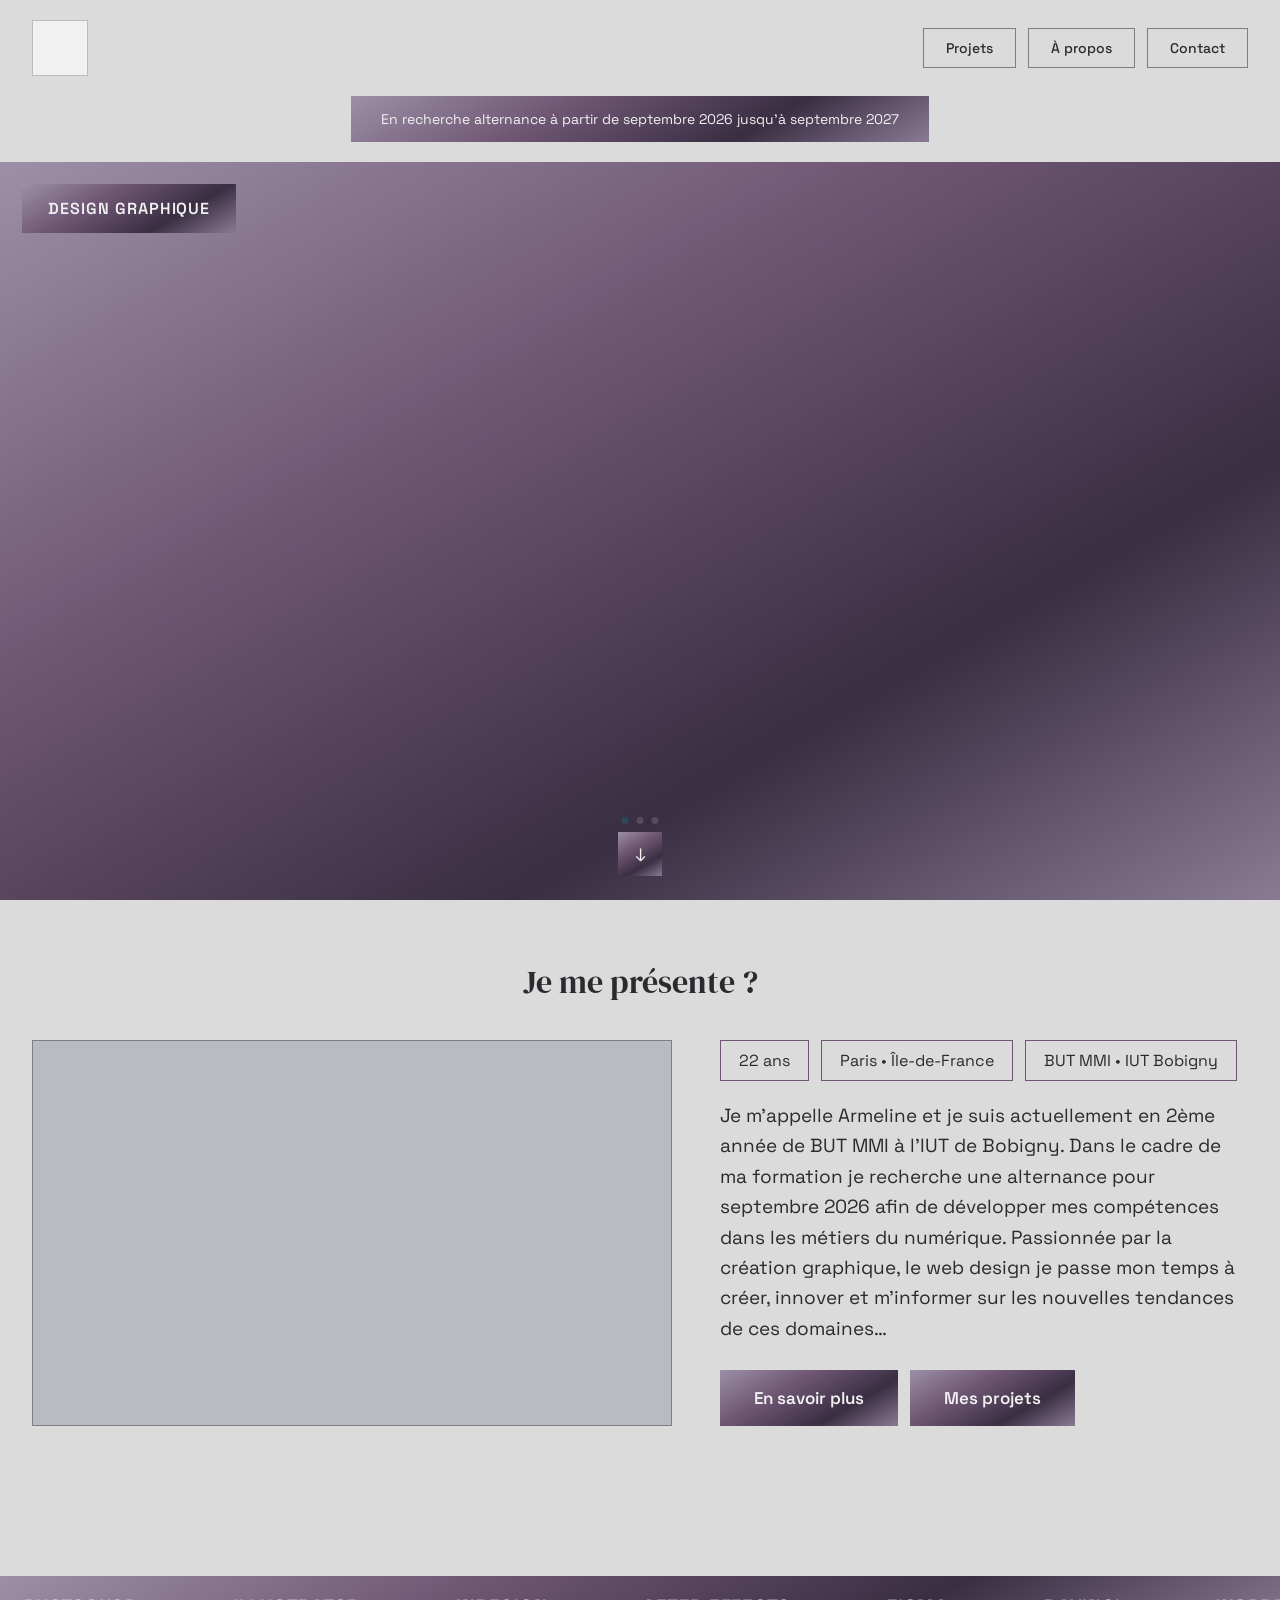
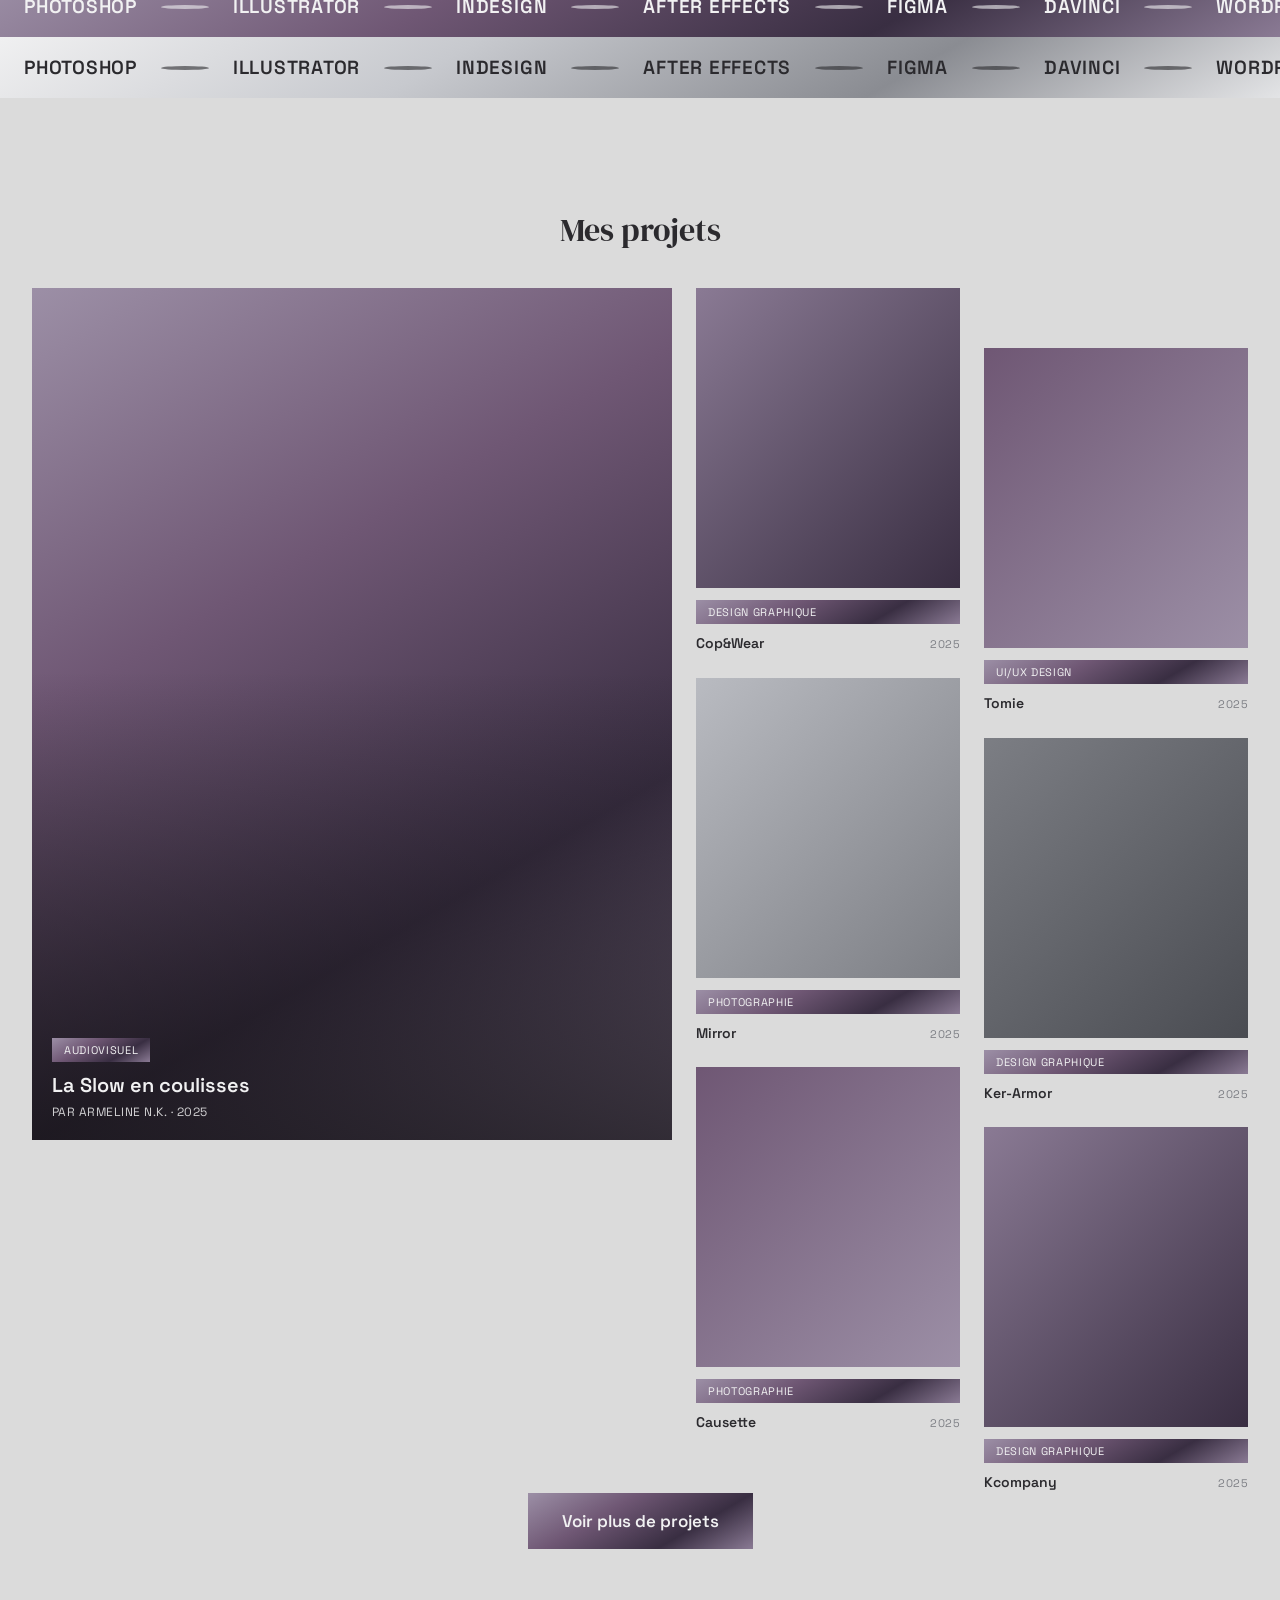
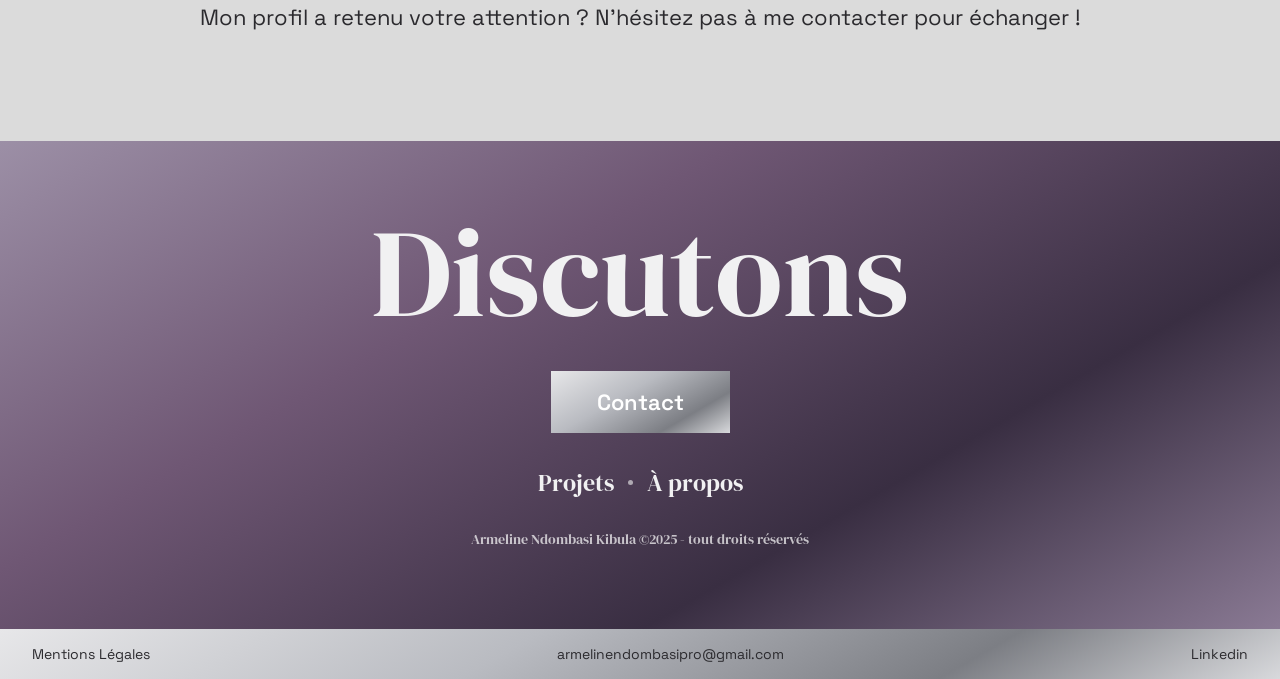
<file: index.html>
<!DOCTYPE html>
<html lang="fr">
<head>
<meta charset="UTF-8">
<meta name="viewport" content="width=device-width, initial-scale=1.0">
<title>Accueil</title>
<link href="https://fonts.googleapis.com/css2?family=DM+Serif+Display&family=Space+Grotesk:wght@400;500;600;700&display=swap" rel="stylesheet">
<link rel="stylesheet" href="CSS/style.css">
</head>
<body>

  <nav class="navbar">
    <a href="index.html"><div class="logo-box"></div></a>
    <div class="nav-links" id="nav-links">
      <a href="projets.html" class="btn-nav">Projets</a>
      <a href="apropos.html" class="btn-nav">À propos</a>
      <a href="contact.html" class="btn-nav">Contact</a>
    </div>
    <button class="hamburger" id="hamburger" aria-label="Menu">
      <span></span><span></span><span></span>
    </button>
  </nav>

  <div class="mobile-menu-overlay" id="mobile-menu">
    <a href="projets.html" class="btn-nav">Projets</a>
    <a href="apropos.html" class="btn-nav">À propos</a>
    <a href="contact.html" class="btn-nav">Contact</a>
  </div>

  <div class="status-wrap" id="status-top">
    <div class="status-pill">En recherche alternance à partir de septembre 2026 jusqu'à septembre 2027</div>
  </div>

  <div class="hero-full">
    <span class="cat-tag" id="cat-label">Design graphique</span>

    <div class="slide slide1 active"></div>
    <div class="slide slide2"></div>
    <div class="slide slide3"></div>

    <div class="dots">
      <span class="dot active"></span>
      <span class="dot"></span>
      <span class="dot"></span>
    </div>

    <button class="scroll-arrow" onclick="document.getElementById('suis').scrollIntoView({behavior:'smooth'})">↓</button>
  </div>

  <section class="section-suis" id="suis">
    <h2 class="reveal">Je me présente ?</h2>
    <div class="bio-grid">
      <div class="bio-photo reveal"></div>
      <div class="bio-text reveal reveal-delay-1">
        <div class="bio-tags">
          <span class="bio-tag">22 ans</span>
          <span class="bio-tag">Paris • Île-de-France</span>
          <span class="bio-tag">BUT MMI • IUT Bobigny</span>
        </div>
        <p>Je m'appelle Armeline et je suis actuellement en 2ème année de BUT MMI à l'IUT de Bobigny. Dans le cadre de ma formation je recherche une alternance pour septembre 2026 afin de développer mes compétences dans les métiers du numérique. Passionnée par la création graphique, le web design je passe mon temps à créer, innover et m'informer sur les nouvelles tendances de ces domaines…</p>
        <div class="bio-buttons">
          <a href="apropos.html" class="btn-metal">En savoir plus</a>
          <a href="projets.html" class="btn-metal">Mes projets</a>
        </div>
      </div>
    </div>
  </section>

  <div class="tools-marquee-wrap reveal">
    <div class="marquee-strip marquee-violet">
      <div class="marquee-row">
        <span>Photoshop</span><span class="dot"></span>
        <span>Illustrator</span><span class="dot"></span>
        <span>InDesign</span><span class="dot"></span>
        <span>After Effects</span><span class="dot"></span>
        <span>Figma</span><span class="dot"></span>
        <span>DaVinci</span><span class="dot"></span>
        <span>WordPress</span><span class="dot"></span>
        <span>HTML &amp; CSS</span><span class="dot"></span>
        <span>Photoshop</span><span class="dot"></span>
        <span>Illustrator</span><span class="dot"></span>
        <span>InDesign</span><span class="dot"></span>
        <span>After Effects</span><span class="dot"></span>
        <span>Figma</span><span class="dot"></span>
        <span>DaVinci</span><span class="dot"></span>
        <span>WordPress</span><span class="dot"></span>
        <span>HTML &amp; CSS</span><span class="dot"></span>
        <span>Photoshop</span><span class="dot"></span>
        <span>Illustrator</span><span class="dot"></span>
        <span>InDesign</span><span class="dot"></span>
        <span>After Effects</span><span class="dot"></span>
        <span>Figma</span><span class="dot"></span>
        <span>DaVinci</span><span class="dot"></span>
        <span>WordPress</span><span class="dot"></span>
        <span>HTML &amp; CSS</span><span class="dot"></span>
      </div>
    </div>
    <div class="marquee-strip marquee-gris">
      <div class="marquee-row reverse">
        <span>Photoshop</span><span class="dot"></span>
        <span>Illustrator</span><span class="dot"></span>
        <span>InDesign</span><span class="dot"></span>
        <span>After Effects</span><span class="dot"></span>
        <span>Figma</span><span class="dot"></span>
        <span>DaVinci</span><span class="dot"></span>
        <span>WordPress</span><span class="dot"></span>
        <span>HTML &amp; CSS</span><span class="dot"></span>
        <span>Photoshop</span><span class="dot"></span>
        <span>Illustrator</span><span class="dot"></span>
        <span>InDesign</span><span class="dot"></span>
        <span>After Effects</span><span class="dot"></span>
        <span>Figma</span><span class="dot"></span>
        <span>DaVinci</span><span class="dot"></span>
        <span>WordPress</span><span class="dot"></span>
        <span>HTML &amp; CSS</span><span class="dot"></span>
        <span>Photoshop</span><span class="dot"></span>
        <span>Illustrator</span><span class="dot"></span>
        <span>InDesign</span><span class="dot"></span>
        <span>After Effects</span><span class="dot"></span>
        <span>Figma</span><span class="dot"></span>
        <span>DaVinci</span><span class="dot"></span>
        <span>WordPress</span><span class="dot"></span>
        <span>HTML &amp; CSS</span><span class="dot"></span>
      </div>
    </div>
  </div>

  <section class="section-projets">
    <h2 class="reveal">Mes projets</h2>
    <div class="editorial-grid reveal reveal-delay-1">

      <a href="projets.html?projet=slowgalerie" class="featured-project">
        <div class="card-info">
          <span class="mini-tag">Audiovisuel</span>
          <h3>La Slow en coulisses</h3>
          <p class="meta">PAR ARMELINE N.K. · 2025</p>
        </div>
      </a>

      <div class="side-cols">
        <div class="col" id="col-a">
          <a href="projets.html?projet=copwear" class="mini-card">
            <div class="mini-thumb thumb-1"></div>
            <span class="mini-tag">Design graphique</span>
            <div class="mini-card-info"><h4>Cop&amp;Wear</h4><p class="meta">2025</p></div>
          </a>
          <a href="projets.html?projet=mirror" class="mini-card">
            <div class="mini-thumb thumb-2"></div>
            <span class="mini-tag">Photographie</span>
            <div class="mini-card-info"><h4>Mirror</h4><p class="meta">2025</p></div>
          </a>
          <a href="projets.html?projet=causette" class="mini-card">
            <div class="mini-thumb thumb-3"></div>
            <span class="mini-tag">Photographie</span>
            <div class="mini-card-info"><h4>Causette</h4><p class="meta">2025</p></div>
          </a>
        </div>
        <div class="col col-offset" id="col-b">
          <a href="projets.html?projet=tomie" class="mini-card">
            <div class="mini-thumb thumb-3"></div>
            <span class="mini-tag">UI/UX design</span>
            <div class="mini-card-info"><h4>Tomie</h4><p class="meta">2025</p></div>
          </a>
          <a href="projets.html?projet=ker-armor" class="mini-card">
            <div class="mini-thumb thumb-4"></div>
            <span class="mini-tag">Design graphique</span>
            <div class="mini-card-info"><h4>Ker-Armor</h4><p class="meta">2025</p></div>
          </a>
          <a href="projets.html?projet=kcompany" class="mini-card">
            <div class="mini-thumb thumb-1"></div>
            <span class="mini-tag">Design graphique</span>
            <div class="mini-card-info"><h4>Kcompany</h4><p class="meta">2025</p></div>
          </a>
        </div>
      </div>

    </div>
    
<div class="status-pill cta-pill reveal-center" onclick="window.location.href='projets.html'" style="cursor:pointer;">Voir plus de projets</div>

    <div class="status-wrap" style="padding-top:24px; position:static;">
    <p class="cta-text">Mon profil a retenu votre attention ? N'hésitez pas à me contacter pour échanger !</p>

  </section>

  <footer class="footer">
    <h3>Discutons</h3>
    <a href="contact.html" class="btn-footer-contact reveal-center">Contact</a>
    <nav class="footer-nav">
      
      <a href="projets.html">Projets</a><span class="dot"></span>
      <a href="apropos.html">À propos</a>
    </nav>
    <p class="copyright">Armeline Ndombasi Kibula ©2025 - tout droits réservés</p>
  </footer>

  <div class="footer-bottom-bar">
    <a href="mention-legales.html">Mentions Légales</a>
    <span>armelinendombasipro@gmail.com</span>
    <a href="https://www.linkedin.com/in/armeline-ndombasi-kibula-477188256/" target="_blank">Linkedin</a>
  </div>

  <button class="back-to-top" id="back-to-top" onclick="window.scrollTo({top:0, behavior:'smooth'})">↑</button>

<script src="JS/script.js"></script>

</body>
</html>
</file>
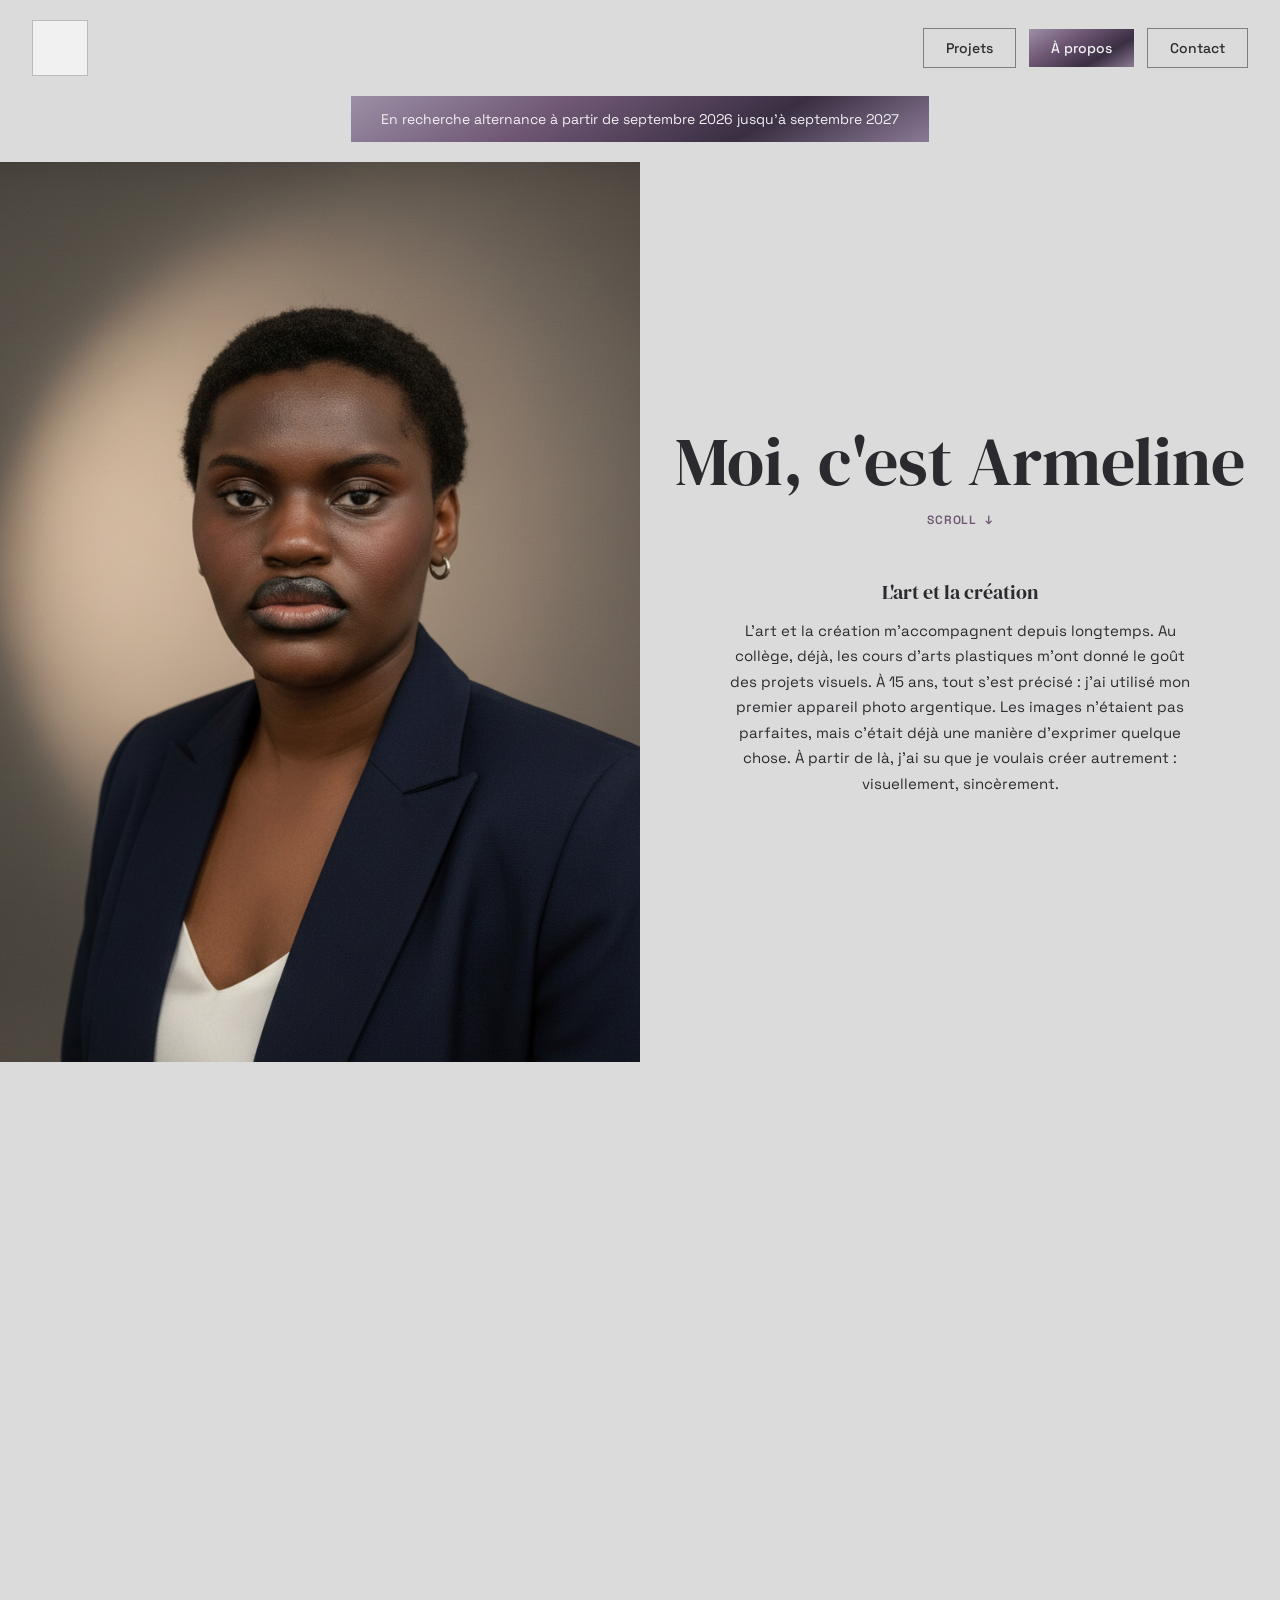
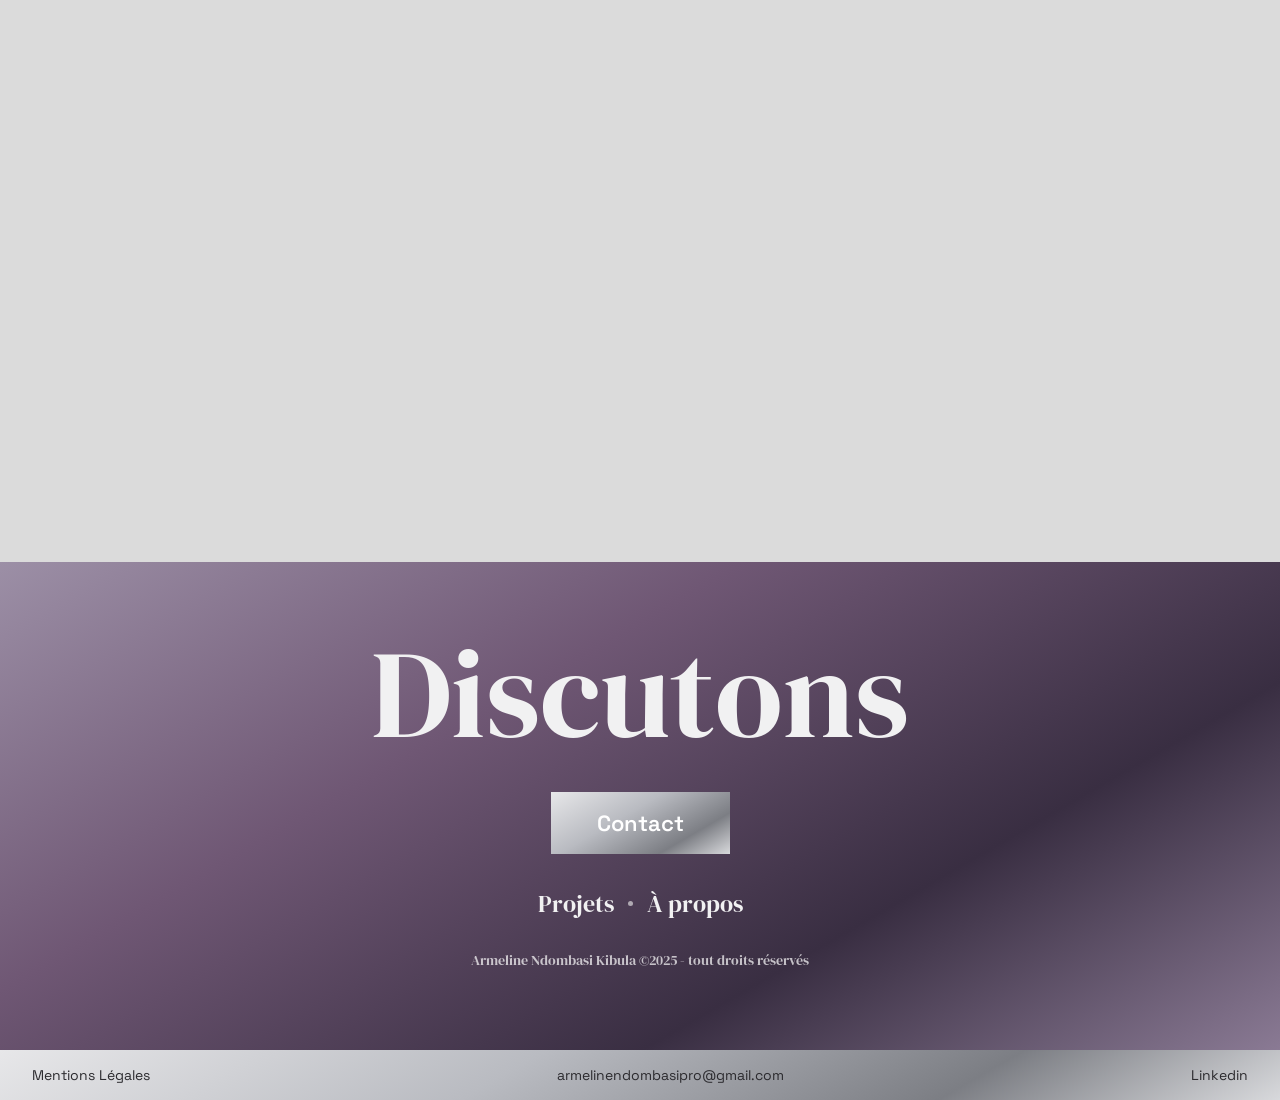
<file: apropos.html>
<!DOCTYPE html>
<html lang="fr">
<head>
    <meta charset="UTF-8">
    <meta name="viewport" content="width=device-width, initial-scale=1.0">
    <title>À propos</title>
    <link rel="stylesheet" href="CSS/apropos.css">
    <link href="https://fonts.googleapis.com/css2?family=DM+Serif+Display&family=Space+Grotesk:wght@400;500;600;700&display=swap" rel="stylesheet">
</head>
<body>

  <nav class="navbar">
    <a href="index.html"><div class="logo-box"></div></a>
    <div class="nav-links" id="nav-links">
      <a href="projets.html" class="btn-nav">Projets</a>
      <a href="apropos.html" class="btn-nav active">À propos</a>
      <a href="contact.html" class="btn-nav">Contact</a>
    </div>
    <button class="hamburger" id="hamburger" aria-label="Menu">
      <span></span><span></span><span></span>
    </button>
  </nav>

  <div class="mobile-menu-overlay" id="mobile-menu">
    <a href="projets.html" class="btn-nav">Projets</a>
    <a href="apropos.html" class="btn-nav">À propos</a>
    <a href="contact.html" class="btn-nav">Contact</a>
  </div>

  <div class="status-wrap" id="status-top">
    <div class="status-pill">En recherche alternance à partir de septembre 2026 jusqu'à septembre 2027</div>
  </div>

  <section id="about-split">
      <div class="about-photo-side">
          <img src="IMAGE/cv.png" alt="Armeline">
      </div>

      <div class="about-text-track" id="about-text-track">
          <div class="about-panel">
              <h1 class="serif-title">Moi, c'est Armeline</h1>

              <div class="scroll-hint">
                  <span>Scroll</span>
                  <span class="scroll-hint-arrow">↓</span>
              </div>

              <div class="about-sections">
                  <div class="about-block visible" data-index="0">
                      <h3>L'art et la création</h3>
                      <p>L'art et la création m'accompagnent depuis longtemps. Au collège, déjà, les cours d'arts plastiques m'ont donné
                          le goût des projets visuels. À 15 ans, tout s'est précisé : j'ai utilisé mon premier appareil photo argentique.
                          Les images n'étaient pas parfaites, mais c'était déjà une manière d'exprimer quelque chose. À partir de là, j'ai
                          su que je voulais créer autrement : visuellement, sincèrement.</p>
                  </div>

                  <div class="about-block" data-index="1">
                      <h3>Mon parcours</h3>
                      <p>De fil en aiguille, j'ai pu construire un profil riche : Bac Pro Photo, Licence en Arts Plastiques, et aujourd'hui
                          BUT MMI (Métiers du Multimédia et de l'Internet). Photographie, art, design, communication et développement web :
                          rien n'est laissé au hasard. Chaque étape m'a permis de gagner en précision, en efficacité et surtout en vision.</p>
                  </div>

                  <div class="about-block" data-index="2">
                      <h3>Mon travail</h3>
                      <p>Aucun projet n'est trop simple ou trop complexe. Ce qui compte pour moi, c'est de m'impliquer à 100 %, de comprendre
                          les besoins, de proposer des idées claires et de produire un travail solide. Je m'adapte, j'apprends vite et je vais
                          au bout des choses. Mon objectif reste le même : créer du sens, avec sérieux et créativité.</p>
                  </div>

                  <div class="about-block" data-index="3">
                      <h3>Le design</h3>
                      <p>Le design, c'est là où tout se rejoint. C'est ce qui me permet de mettre en valeur mes idées et celles des autres.
                          C'est là que je m'exprime le mieux. Grâce à mes bases artistiques et mes compétences techniques, je crée des projets
                          qui marquent. C'est cette vision, cette énergie et cette polyvalence que je souhaite apporter à une équipe. Voilà pourquoi
                          il faut travailler avec moi.</p>
                  </div>
              </div>
          </div>
      </div>
  </section>


  <footer class="footer">
    <h3>Discutons</h3>
    <a href="contact.html" class="btn-footer-contact">Contact</a>
    <nav class="footer-nav">
      
      <a href="projets.html">Projets</a><span class="dot"></span>
      <a href="apropos.html">À propos</a>
    </nav>
    <p class="copyright">Armeline Ndombasi Kibula ©2025 - tout droits réservés</p>
  </footer>

  <div class="footer-bottom-bar">
    <a href="mention-legales.html">Mentions Légales</a>
    <span>armelinendombasipro@gmail.com</span>
    <a href="https://www.linkedin.com/in/armeline-ndombasi-kibula-477188256/" target="_blank">Linkedin</a>
  </div>

  <button class="back-to-top" id="back-to-top" onclick="window.scrollTo({top:0, behavior:'smooth'})">↑</button>

  <script src="JS/apropos.js"></script>

</body>
</html>
</file>
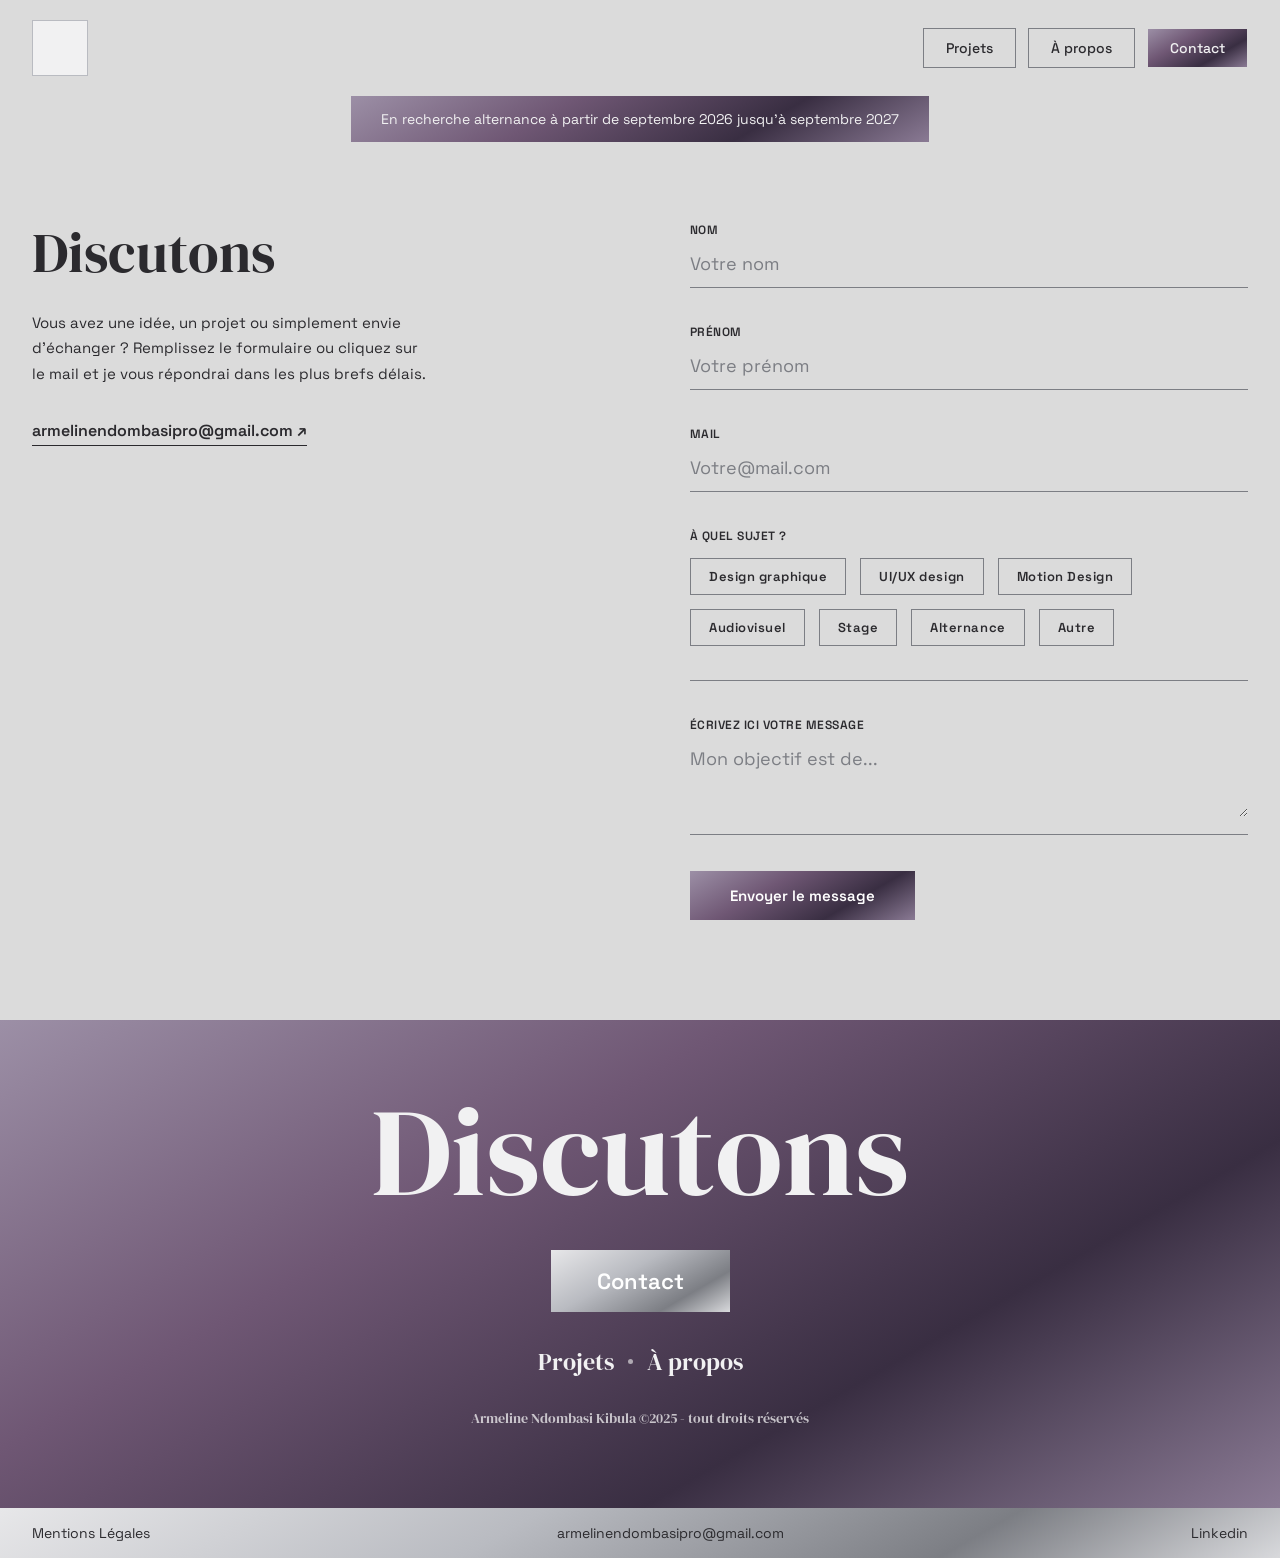
<file: contact.html>
<!DOCTYPE html>
<html lang="fr">
<head>
    <meta charset="UTF-8">
    <meta name="viewport" content="width=device-width, initial-scale=1.0">
    <title>Contact</title>
    <link rel="stylesheet" href="CSS/contact.css">
    <link href="https://fonts.googleapis.com/css2?family=DM+Serif+Display&family=Space+Grotesk:wght@400;500;600;700&display=swap" rel="stylesheet">
</head>
<body>

  <nav class="navbar">
    <a href="index.html"><div class="logo-box"></div></a>
    <div class="nav-links" id="nav-links">
      <a href="projets.html" class="btn-nav">Projets</a>
      <a href="apropos.html" class="btn-nav">À propos</a>
      <a href="contact.html" class="btn-nav active">Contact</a>
    </div>
    <button class="hamburger" id="hamburger" aria-label="Menu">
      <span></span><span></span><span></span>
    </button>
  </nav>

  <div class="mobile-menu-overlay" id="mobile-menu">
    <a href="projets.html" class="btn-nav">Projets</a>
    <a href="apropos.html" class="btn-nav">À propos</a>
    <a href="contact.html" class="btn-nav">Contact</a>
  </div>

  <div class="status-wrap" id="status-top">
    <div class="status-pill">En recherche alternance à partir de septembre 2026 jusqu'à septembre 2027</div>
  </div>

  <main class="main-wrapper">
      <section class="contact-container">
          <div class="contact-info">
              <h1>Discutons</h1>
              <p>Vous avez une idée, un projet ou simplement envie d'échanger ? Remplissez le formulaire ou cliquez sur le mail et je vous répondrai dans les plus brefs délais.</p>
              <a href="mailto:armelinendombasipro@gmail.com" class="mail-link">armelinendombasipro@gmail.com ↗</a>
          </div>

          <form class="contact-form" id="contact-form" action="https://formspree.io/f/mqepokqo" method="POST">
              <div class="form-group">
                  <label>NOM</label>
                  <input type="text" name="nom" placeholder="Votre nom" required>
              </div>

              <div class="form-group">
                  <label>PRÉNOM</label>
                  <input type="text" name="prenom" placeholder="Votre prénom" required>
              </div>

              <div class="form-group">
                  <label>MAIL</label>
                  <input type="email" name="email" placeholder="Votre@mail.com" required>
              </div>

              <div class="form-group">
                  <label>À QUEL SUJET ?</label>
                  <div class="subject-tags">
                      <input type="checkbox" name="sujet[]" id="design" value="Design graphique">
                      <label for="design">Design graphique</label>

                      <input type="checkbox" name="sujet[]" id="uiux" value="UI/UX design">
                      <label for="uiux">UI/UX design</label>

                      <input type="checkbox" name="sujet[]" id="motion" value="Motion Design">
                      <label for="motion">Motion Design</label>

                      <input type="checkbox" name="sujet[]" id="audio" value="Audiovisuel">
                      <label for="audio">Audiovisuel</label>

                      <input type="checkbox" name="sujet[]" id="stage" value="Stage">
                      <label for="stage">Stage</label>

                      <input type="checkbox" name="sujet[]" id="alternance" value="Alternance">
                      <label for="alternance">Alternance</label>

                      <input type="checkbox" name="sujet[]" id="autre" value="Autre">
                      <label for="autre">Autre</label>
                  </div>
              </div>

              <div class="form-group">
                  <label>ÉCRIVEZ ICI VOTRE MESSAGE</label>
                  <textarea name="message" placeholder="Mon objectif est de..." required></textarea>
              </div>

              <button type="submit" class="btn-submit">Envoyer le message</button>
          </form>
      </section>
  </main>

  <footer class="footer">
    <h3>Discutons</h3>
    <a href="contact.html" class="btn-footer-contact">Contact</a>
    <nav class="footer-nav">
      
      <a href="projets.html">Projets</a><span class="dot"></span>
      <a href="apropos.html">À propos</a>
    </nav>
    <p class="copyright">Armeline Ndombasi Kibula ©2025 - tout droits réservés</p>
  </footer>

  <div class="footer-bottom-bar">
    <a href="mention-legales.html">Mentions Légales</a>
    <span>armelinendombasipro@gmail.com</span>
    <a href="https://www.linkedin.com/in/armeline-ndombasi-kibula-477188256/" target="_blank">Linkedin</a>
  </div>

  <button class="back-to-top" id="back-to-top" onclick="window.scrollTo({top:0, behavior:'smooth'})">↑</button>

  <script>
    const navbar = document.querySelector('.navbar');
    const statusTop = document.getElementById('status-top');
    function onScrollNav(){
      const scrolled = window.scrollY > 40;
      navbar.classList.toggle('scrolled', scrolled);
      statusTop.classList.toggle('scrolled', scrolled);
    }
    window.addEventListener('scroll', onScrollNav);
    onScrollNav();

    const backToTop = document.getElementById('back-to-top');
    function onScrollBackToTop(){
      const nearBottom = (window.innerHeight + window.scrollY) >= (document.body.scrollHeight - 40);
      backToTop.classList.toggle('visible', nearBottom);
    }
    window.addEventListener('scroll', onScrollBackToTop);
    onScrollBackToTop();

    const hamburger = document.getElementById('hamburger');
    const mobileMenu = document.getElementById('mobile-menu');
    hamburger.addEventListener('click', () => {
      hamburger.classList.toggle('open');
      mobileMenu.classList.toggle('open');
    });
    mobileMenu.querySelectorAll('a').forEach(link => {
      link.addEventListener('click', () => {
        hamburger.classList.remove('open');
        mobileMenu.classList.remove('open');
      });
    });
  </script>
  <script src="JS/formulaire.js"></script>

</body>
</html>
</file>
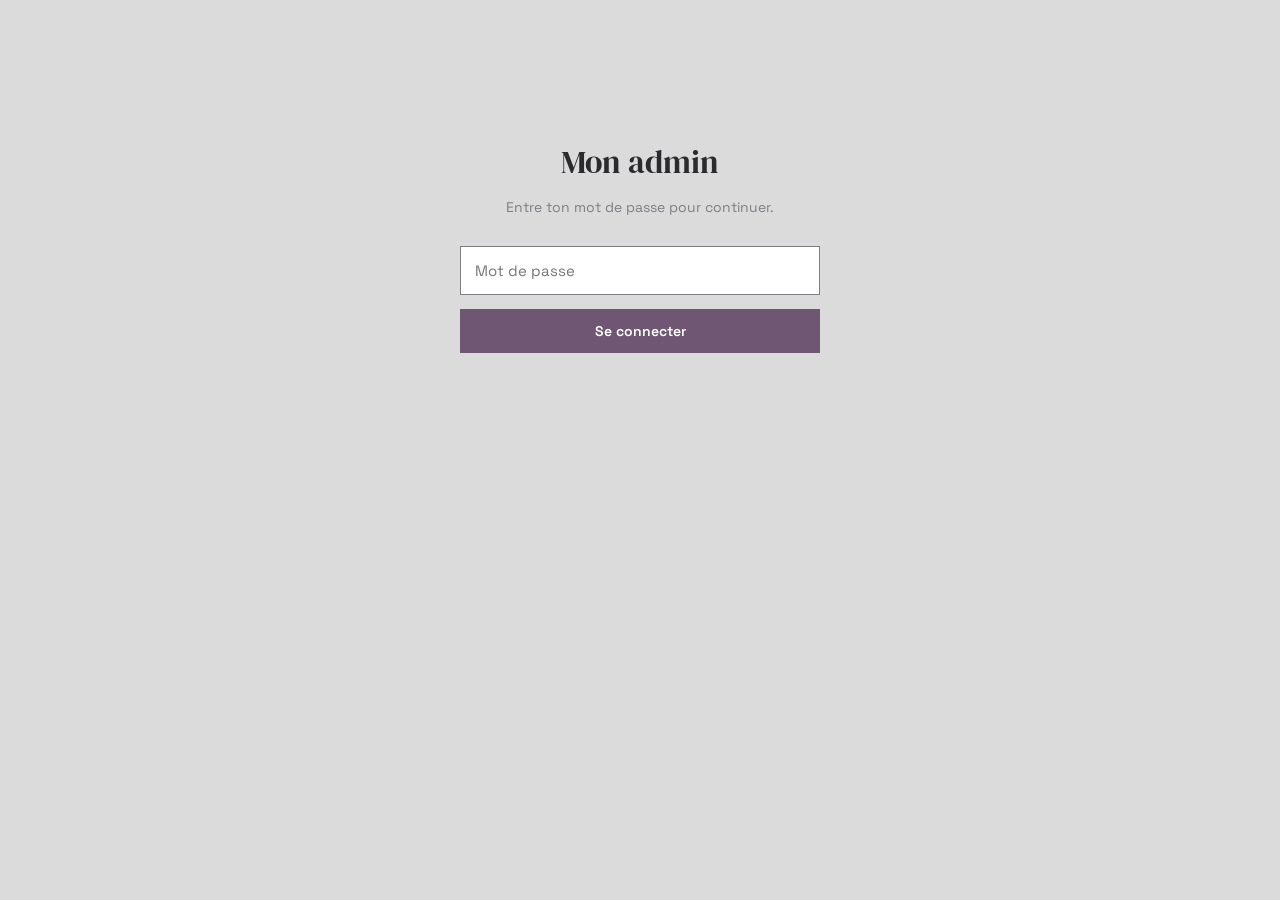
<file: mon-admin.html>
<!DOCTYPE html>
<html lang="fr">
<head>
<meta charset="UTF-8">
<meta name="viewport" content="width=device-width, initial-scale=1.0">
<meta name="robots" content="noindex">
<title>Mon admin — Portfolio</title>
<link href="https://fonts.googleapis.com/css2?family=DM+Serif+Display&family=Space+Grotesk:wght@400;500;600;700&display=swap" rel="stylesheet">
<style>
  :root{
    --argent-fond:#DBDBDB;
    --violet:#6F5774;
    --ink:#2B2A2E;
    --argent-fonce:#7C7E84;
  }
  *{box-sizing:border-box;}
  body{margin:0; background:var(--argent-fond); font-family:'Space Grotesk', sans-serif; color:var(--ink); padding:40px 20px 100px;}
  h1{font-family:'DM Serif Display', serif; font-weight:400; font-size:32px; margin-bottom:6px;}
  .sous-titre{color:var(--argent-fonce); margin-bottom:30px; font-size:14px;}

  #ecran-login{max-width:360px; margin:100px auto; text-align:center;}
  #ecran-login input{width:100%; padding:14px; font-size:15px; border:1.5px solid var(--argent-fonce); margin-bottom:14px; font-family:'Space Grotesk', sans-serif;}

  button{font-family:'Space Grotesk', sans-serif; font-weight:600; font-size:14px; padding:13px 28px; border:none; cursor:pointer;}
  .btn-violet{background:var(--violet); color:#fff;}
  .btn-violet:hover{background:#5a4760;}
  .btn-gris{background:#fff; color:var(--ink); border:1.5px solid var(--argent-fonce);}
  .btn-gris:hover{background:#f0f0f0;}
  .btn-rouge{background:#a33; color:#fff;}
  .btn-rouge:hover{background:#822;}
  button:disabled{opacity:.5; cursor:not-allowed;}

  #app{display:none; max-width:900px; margin:0 auto;}

  .onglets{display:flex; gap:10px; margin-bottom:30px; border-bottom:1.5px solid var(--argent-fonce); flex-wrap:wrap;}
  .onglets button{background:none; padding:12px 4px; border-bottom:3px solid transparent; font-weight:600; color:var(--argent-fonce);}
  .onglets button.actif{color:var(--ink); border-color:var(--violet);}
  .page{display:none;}
  .page.actif{display:block;}

  .barre-haut{display:flex; justify-content:space-between; align-items:center; margin-bottom:30px; flex-wrap:wrap; gap:12px;}
  .liste-projets{display:flex; flex-wrap:wrap; gap:10px; margin-bottom:40px;}
  .liste-projets button{background:#fff; border:1.5px solid var(--argent-fonce); font-weight:600;}
  .liste-projets button.actif{background:var(--violet); color:#fff; border-color:var(--violet);}

  .champ{margin-bottom:24px;}
  .champ label{display:block; font-weight:600; margin-bottom:8px; font-size:14px;}
  .champ .aide{font-weight:400; color:var(--argent-fonce); font-size:12.5px; margin-top:4px;}
  .champ input[type=text], .champ input[type=number], .champ textarea{
    width:100%; padding:12px; border:1.5px solid var(--argent-fonce);
    font-family:'Space Grotesk', sans-serif; font-size:14px; background:#fff;
  }
  .champ textarea{resize:vertical; min-height:70px;}
  .champ-cases{display:flex; flex-wrap:wrap; gap:14px;}
  .champ-cases label{display:flex; align-items:center; gap:6px; font-weight:400; cursor:pointer;}

  .bloc{background:#fff; border:1px solid var(--argent-fonce); padding:24px; margin-bottom:24px;}
  .bloc h3{font-family:'DM Serif Display', serif; font-weight:400; font-size:19px; margin:0 0 18px;}

  .zone-upload{border:1.5px dashed var(--argent-fonce); padding:16px; text-align:center; background:#f7f7f7; cursor:pointer; font-size:13px; margin-bottom:10px;}
  .zone-upload:hover{background:#efefef;}

  .actions-bas{display:flex; gap:12px; margin-top:30px; flex-wrap:wrap;}
  #message{position:fixed; top:20px; left:50%; transform:translateX(-50%); padding:14px 26px; font-weight:600; font-size:14px; z-index:999; display:none;}
  #message.succes{background:var(--violet); color:#fff;}
  #message.erreur{background:#a33; color:#fff;}
</style>
</head>
<body>

  <div id="ecran-login">
    <h1>Mon admin</h1>
    <p class="sous-titre">Entre ton mot de passe pour continuer.</p>
    <input type="password" id="input-mdp" placeholder="Mot de passe">
    <button class="btn-violet" style="width:100%" onclick="seConnecter()">Se connecter</button>
    <p id="erreur-login" style="color:#a33; font-size:13px; margin-top:10px;"></p>
  </div>

  <div id="app">
    <h1>Mon admin</h1>
    <p class="sous-titre">Gère tes projets, ta photo et ton accueil sans toucher au code.</p>

    <div class="onglets">
      <button class="actif" onclick="changerOnglet('projets')">Projets</button>
      <button onclick="changerOnglet('apropos')">Page À propos</button>
      <button onclick="changerOnglet('accueil')">Page d'accueil</button>
    </div>

    <!-- ===== ONGLET PROJETS ===== -->
    <div class="page actif" id="page-projets">
      <div class="barre-haut">
        <p class="sous-titre" style="margin:0;">Clique sur un projet pour le modifier, ou crée-en un nouveau.</p>
        <button class="btn-violet" onclick="nouveauProjet()">+ Nouveau projet</button>
      </div>

      <div class="liste-projets" id="liste-projets"></div>

      <form id="formulaire" style="display:none" onsubmit="return false;">
        <div class="bloc">
          <h3>Informations générales</h3>
          <div class="champ">
            <label>Identifiant unique (slug)</label>
            <input type="text" id="f-slug">
            <p class="aide">Sans espace ni accent, ex : mon-nouveau-projet. Une fois créé, ne le change plus.</p>
          </div>
          <div class="champ">
            <label>Titre du projet</label>
            <input type="text" id="f-titre">
          </div>
          <div class="champ">
            <label>Catégorie(s)</label>
            <div class="champ-cases">
              <label><input type="checkbox" value="graphisme" class="f-categorie"> Design graphique</label>
              <label><input type="checkbox" value="ui-ux" class="f-categorie"> UI/UX design</label>
              <label><input type="checkbox" value="photographie" class="f-categorie"> Photographie</label>
              <label><input type="checkbox" value="audiovisuel" class="f-categorie"> Audiovisuel</label>
            </div>
          </div>
          <div class="champ">
            <label>Type</label>
            <div class="champ-cases">
              <label><input type="radio" name="f-type" value="UNIVERSITAIRE" class="f-type"> Universitaire</label>
              <label><input type="radio" name="f-type" value="PROFESSIONNEL" class="f-type"> Professionnel</label>
            </div>
          </div>
          <div class="champ">
            <label>Année</label>
            <input type="text" id="f-annee" style="max-width:150px;">
          </div>
          <div class="champ">
            <label>Ordre d'affichage</label>
            <input type="number" id="f-ordre" style="max-width:150px;" value="1">
            <p class="aide">1 = affiché en premier sur la page Projets.</p>
          </div>
        </div>

        <div class="bloc">
          <h3>Vignette (image de la carte projet)</h3>
          <div class="zone-upload" onclick="document.getElementById('input-vignette').click()">Clique pour choisir une image</div>
          <input type="file" id="input-vignette" accept="image/*" style="display:none" onchange="uploaderVignette(this)">
          <input type="text" id="f-vignette" placeholder="ou colle un chemin/lien ici">
          <div id="apercu-vignette"></div>
        </div>

        <div class="bloc">
          <h3>Description</h3>
          <div class="champ"><label>Contexte et objectifs</label><textarea id="f-desc-contexte"></textarea></div>
          <div class="champ"><label>Réalisations</label><textarea id="f-desc-realisations"></textarea></div>
          <div class="champ"><label>Bilan et savoir-être</label><textarea id="f-desc-bilan"></textarea></div>
        </div>

        <div class="bloc">
          <h3>Compétences acquises</h3>
          <textarea id="f-competences" placeholder="Une compétence par ligne"></textarea>
        </div>

        <div class="bloc">
          <h3>Outils utilisés</h3>
          <textarea id="f-outils" placeholder="Un outil par ligne"></textarea>
        </div>

        <div class="bloc">
          <h3>Images / vidéos principales (colonne de gauche)</h3>
          <div class="zone-upload" onclick="document.getElementById('input-principales').click()">Clique pour ajouter une ou plusieurs photos/vidéos</div>
          <input type="file" id="input-principales" accept="image/*,video/*" multiple style="display:none" onchange="uploaderVersListe(this, 'f-images-principales')">
          <textarea id="f-images-principales" placeholder="Un fichier ou lien par ligne (les liens YouTube fonctionnent aussi)"></textarea>
        </div>

        <div class="bloc">
          <h3>Galerie (photos/vidéos en bas de page)</h3>
          <div class="zone-upload" onclick="document.getElementById('input-galerie').click()">Clique pour ajouter une ou plusieurs photos/vidéos</div>
          <input type="file" id="input-galerie" accept="image/*,video/*" multiple style="display:none" onchange="uploaderVersListe(this, 'f-galerie')">
          <textarea id="f-galerie" placeholder="Un fichier ou lien par ligne (les liens YouTube fonctionnent aussi)"></textarea>
        </div>

        <div class="bloc">
          <h3>Lien externe (Figma, InDesign, site en ligne...)</h3>
          <input type="text" id="f-url-projet">
        </div>

        <div class="actions-bas">
          <button type="button" class="btn-violet" onclick="sauvegarder()" id="btn-sauvegarder">Enregistrer</button>
          <button type="button" class="btn-gris" onclick="annulerEdition()">Annuler</button>
          <button type="button" class="btn-rouge" onclick="supprimerProjetActuel()" id="btn-supprimer" style="margin-left:auto;">Supprimer ce projet</button>
        </div>
      </form>
    </div>

    <!-- ===== ONGLET À PROPOS ===== -->
    <div class="page" id="page-apropos">
      <div class="bloc">
        <h3>Ma photo</h3>
        <div class="zone-upload" onclick="document.getElementById('input-photo-apropos').click()">Clique pour choisir une photo</div>
        <input type="file" id="input-photo-apropos" accept="image/*" style="display:none" onchange="uploaderPhotoApropos(this)">
        <div id="apercu-photo-apropos"></div>
      </div>
      <div class="actions-bas">
        <button type="button" class="btn-violet" onclick="sauvegarderApropos()">Enregistrer</button>
      </div>
    </div>

    <!-- ===== ONGLET ACCUEIL ===== -->
    <div class="page" id="page-accueil">
      <p class="sous-titre">Les 3 diapositives qui défilent en haut de la page d'accueil.</p>
      <div id="diapositives-accueil"></div>
      <div class="actions-bas">
        <button type="button" class="btn-violet" onclick="sauvegarderAccueil()">Enregistrer</button>
      </div>
    </div>

  </div>

  <div id="message"></div>

<script>
  let motDePasse = sessionStorage.getItem('mdp-admin') || '';
  let projets = [];
  let slugEnCours = null;

  // ----- Onglets -----
  function changerOnglet(nom) {
    document.querySelectorAll('.onglets button').forEach(b => b.classList.remove('actif'));
    document.querySelectorAll('.page').forEach(p => p.classList.remove('actif'));
    document.querySelector(`.onglets button[onclick="changerOnglet('${nom}')"]`).classList.add('actif');
    document.getElementById('page-' + nom).classList.add('actif');
    if (nom === 'apropos') chargerApropos();
    if (nom === 'accueil') chargerAccueil();
  }

  // ----- Connexion -----
  async function seConnecter() {
    const val = document.getElementById('input-mdp').value;
    const res = await fetch('/api/login', {
      method: 'POST', headers: { 'Content-Type': 'application/json' },
      body: JSON.stringify({ motDePasse: val })
    });
    if (res.ok) {
      motDePasse = val;
      sessionStorage.setItem('mdp-admin', val);
      document.getElementById('ecran-login').style.display = 'none';
      document.getElementById('app').style.display = 'block';
      chargerProjets();
    } else {
      document.getElementById('erreur-login').textContent = 'Mot de passe incorrect.';
    }
  }

  (async function verifierSessionExistante() {
    if (!motDePasse) return;
    const res = await fetch('/api/login', {
      method: 'POST', headers: { 'Content-Type': 'application/json' },
      body: JSON.stringify({ motDePasse })
    });
    if (res.ok) {
      document.getElementById('ecran-login').style.display = 'none';
      document.getElementById('app').style.display = 'block';
      chargerProjets();
    }
  })();

  // ----- Projets -----
  async function chargerProjets() {
    const res = await fetch('/api/lister-projets', {
      method: 'POST', headers: { 'Content-Type': 'application/json' },
      body: JSON.stringify({ motDePasse })
    });
    const data = await res.json();
    if (!res.ok) return afficherMessage(data.error || 'Erreur de chargement', 'erreur');
    projets = data.projets;
    afficherListeProjets();
  }

  function afficherListeProjets() {
    const conteneur = document.getElementById('liste-projets');
    conteneur.innerHTML = '';
    projets.forEach(p => {
      const btn = document.createElement('button');
      btn.textContent = p.titre || p.slug;
      btn.className = p.slug === slugEnCours ? 'actif' : '';
      btn.onclick = () => ouvrirProjet(p.slug);
      conteneur.appendChild(btn);
    });
  }

  function nouveauProjet() {
    slugEnCours = null;
    remplirFormulaire({
      slug: '', titre: '', categorie: [], type: 'UNIVERSITAIRE', annee: '',
      ordre: (projets.length ? Math.max(...projets.map(p => p.ordre || 1)) + 1 : 1),
      vignette: '', description: '', competences: [], outils: [],
      images_principales: [], galerie: [], url_projet: ''
    });
    document.getElementById('formulaire').style.display = 'block';
    document.getElementById('btn-supprimer').style.display = 'none';
    document.getElementById('f-slug').disabled = false;
    afficherListeProjets();
    window.scrollTo({ top: 0, behavior: 'smooth' });
  }

  function ouvrirProjet(slug) {
    const p = projets.find(pr => pr.slug === slug);
    if (!p) return;
    slugEnCours = slug;
    remplirFormulaire(p);
    document.getElementById('formulaire').style.display = 'block';
    document.getElementById('btn-supprimer').style.display = 'inline-block';
    document.getElementById('f-slug').disabled = true;
    afficherListeProjets();
    window.scrollTo({ top: 0, behavior: 'smooth' });
  }

  function annulerEdition() {
    document.getElementById('formulaire').style.display = 'none';
    slugEnCours = null;
    afficherListeProjets();
  }

  function decouperDescription(html) {
    if (!html) return { contexte: '', realisations: '', bilan: '' };
    const parts = (html || '').split(/<b>(.*?)<\/b>\s*<br\s*\/?>/i).filter(p => p !== '');
    const sections = {};
    for (let i = 0; i < parts.length; i += 2) {
      if (parts[i + 1] !== undefined) {
        const titre = parts[i].trim().toUpperCase();
        let corps = parts[i + 1].replace(/^(<br\s*\/?>)+/i, '').replace(/(<br\s*\/?>)+$/i, '');
        if (titre.includes('CONTEXTE')) sections.contexte = corps;
        else if (titre.includes('RÉALISATION') || titre.includes('REALISATION')) sections.realisations = corps;
        else if (titre.includes('BILAN')) sections.bilan = corps;
      }
    }
    return { contexte: sections.contexte || '', realisations: sections.realisations || '', bilan: sections.bilan || '' };
  }

  function remplirFormulaire(p) {
    document.getElementById('f-slug').value = p.slug || '';
    document.getElementById('f-titre').value = p.titre || '';
    document.getElementById('f-annee').value = p.annee || '';
    document.getElementById('f-ordre').value = p.ordre || 1;
    document.getElementById('f-vignette').value = p.vignette || '';
    document.getElementById('apercu-vignette').innerHTML = p.vignette ? `<img src="${p.vignette}" style="max-width:200px; margin-top:10px; display:block;">` : '';
    document.getElementById('f-url-projet').value = p.url_projet || '';

    const cats = Array.isArray(p.categorie) ? p.categorie : (p.categorie ? [p.categorie] : []);
    document.querySelectorAll('.f-categorie').forEach(cb => cb.checked = cats.includes(cb.value));
    document.querySelectorAll('.f-type').forEach(r => r.checked = (r.value === (p.type || 'UNIVERSITAIRE')));

    const desc = decouperDescription(p.description);
    document.getElementById('f-desc-contexte').value = desc.contexte;
    document.getElementById('f-desc-realisations').value = desc.realisations;
    document.getElementById('f-desc-bilan').value = desc.bilan;

    document.getElementById('f-competences').value = (p.competences || []).join('\n');
    document.getElementById('f-outils').value = (p.outils || []).join('\n');
    document.getElementById('f-images-principales').value = (p.images_principales || []).join('\n');
    document.getElementById('f-galerie').value = (p.galerie || []).join('\n');
  }

  function fichierEnBase64(fichier) {
    return new Promise((resolve, reject) => {
      const reader = new FileReader();
      reader.onload = () => resolve(reader.result.split(',')[1]);
      reader.onerror = reject;
      reader.readAsDataURL(fichier);
    });
  }

  async function envoyerFichier(fichier) {
    const base64 = await fichierEnBase64(fichier);
    const res = await fetch('/api/upload-fichier', {
      method: 'POST', headers: { 'Content-Type': 'application/json' },
      body: JSON.stringify({ motDePasse, nomFichier: fichier.name, contenuBase64: base64, typeContenu: fichier.type })
    });
    const data = await res.json();
    if (!res.ok) throw new Error(data.error || "Échec de l'upload");
    return data.url;
  }

  async function uploaderVignette(input) {
    if (!input.files.length) return;
    afficherMessage("Envoi de l'image en cours...", 'succes');
    try {
      const url = await envoyerFichier(input.files[0]);
      document.getElementById('f-vignette').value = url;
      document.getElementById('apercu-vignette').innerHTML = `<img src="${url}" style="max-width:200px; margin-top:10px; display:block;">`;
      afficherMessage('Image ajoutée !', 'succes');
    } catch (e) { afficherMessage(e.message, 'erreur'); }
    input.value = '';
  }

  async function uploaderVersListe(input, idTextarea) {
    if (!input.files.length) return;
    afficherMessage(`Envoi de ${input.files.length} fichier(s) en cours...`, 'succes');
    const textarea = document.getElementById(idTextarea);
    try {
      for (const fichier of input.files) {
        const url = await envoyerFichier(fichier);
        textarea.value = (textarea.value.trim() ? textarea.value.trim() + '\n' : '') + url;
      }
      afficherMessage('Fichier(s) ajouté(s) !', 'succes');
    } catch (e) { afficherMessage(e.message, 'erreur'); }
    input.value = '';
  }

  function composerDescription() {
    const c = document.getElementById('f-desc-contexte').value.trim();
    const r = document.getElementById('f-desc-realisations').value.trim();
    const b = document.getElementById('f-desc-bilan').value.trim();
    return `<b>CONTEXTE ET OBJECTIFS</b><br>${c}<br><br><b>RÉALISATIONS</b><br>${r}<br><br><b>BILAN ET SAVOIR-ÊTRE</b><br>${b}`;
  }

  function listeDepuisTextarea(id) {
    return document.getElementById(id).value.split('\n').map(l => l.trim()).filter(l => l.length > 0);
  }

  async function sauvegarder() {
    const slug = document.getElementById('f-slug').value.trim();
    if (!slug) return afficherMessage("L'identifiant (slug) est obligatoire.", 'erreur');

    const categories = Array.from(document.querySelectorAll('.f-categorie:checked')).map(cb => cb.value);
    const type = (document.querySelector('.f-type:checked') || {}).value || 'UNIVERSITAIRE';

    const projet = {
      slug,
      titre: document.getElementById('f-titre').value.trim(),
      categorie: categories,
      type,
      annee: document.getElementById('f-annee').value.trim(),
      ordre: parseInt(document.getElementById('f-ordre').value, 10) || 1,
      vignette: document.getElementById('f-vignette').value.trim(),
      description: composerDescription(),
      competences: listeDepuisTextarea('f-competences'),
      outils: listeDepuisTextarea('f-outils'),
      images_principales: listeDepuisTextarea('f-images-principales'),
      galerie: listeDepuisTextarea('f-galerie'),
      url_projet: document.getElementById('f-url-projet').value.trim()
    };

    document.getElementById('btn-sauvegarder').disabled = true;
    afficherMessage('Enregistrement en cours...', 'succes');
    try {
      const res = await fetch('/api/sauvegarder-projet', {
        method: 'POST', headers: { 'Content-Type': 'application/json' },
        body: JSON.stringify({ motDePasse, projet })
      });
      const data = await res.json();
      if (!res.ok) throw new Error(data.error || "Erreur d'enregistrement");
      afficherMessage('Projet enregistré !', 'succes');
      slugEnCours = slug;
      await chargerProjets();
    } catch (e) { afficherMessage(e.message, 'erreur'); }
    document.getElementById('btn-sauvegarder').disabled = false;
  }

  async function supprimerProjetActuel() {
    if (!slugEnCours) return;
    if (!confirm(`Supprimer définitivement le projet "${slugEnCours}" ?`)) return;
    try {
      const res = await fetch('/api/supprimer-projet', {
        method: 'POST', headers: { 'Content-Type': 'application/json' },
        body: JSON.stringify({ motDePasse, slug: slugEnCours })
      });
      const data = await res.json();
      if (!res.ok) throw new Error(data.error || 'Erreur de suppression');
      afficherMessage('Projet supprimé.', 'succes');
      document.getElementById('formulaire').style.display = 'none';
      slugEnCours = null;
      await chargerProjets();
    } catch (e) { afficherMessage(e.message, 'erreur'); }
  }

  // ----- À propos -----
  async function chargerApropos() {
    const res = await fetch(`/api/reglages?cle=apropos&motDePasse=${encodeURIComponent(motDePasse)}`);
    const data = await res.json();
    if (!res.ok) return afficherMessage(data.error, 'erreur');
    const photo = (data.reglage && data.reglage.valeur && data.reglage.valeur.photo) || '';
    document.getElementById('apercu-photo-apropos').innerHTML = photo ? `<img src="${photo}" style="max-width:250px; margin-top:10px; display:block;">` : '<p class="sous-titre">Aucune photo pour le moment.</p>';
    document.getElementById('apercu-photo-apropos').dataset.url = photo;
  }

  async function uploaderPhotoApropos(input) {
    if (!input.files.length) return;
    afficherMessage('Envoi en cours...', 'succes');
    try {
      const url = await envoyerFichier(input.files[0]);
      document.getElementById('apercu-photo-apropos').innerHTML = `<img src="${url}" style="max-width:250px; margin-top:10px; display:block;">`;
      document.getElementById('apercu-photo-apropos').dataset.url = url;
      afficherMessage('Photo prête, clique sur Enregistrer pour valider.', 'succes');
    } catch (e) { afficherMessage(e.message, 'erreur'); }
  }

  async function sauvegarderApropos() {
    const url = document.getElementById('apercu-photo-apropos').dataset.url || '';
    try {
      const res = await fetch('/api/reglages', {
        method: 'POST', headers: { 'Content-Type': 'application/json' },
        body: JSON.stringify({ motDePasse, cle: 'apropos', valeur: { photo: url } })
      });
      const data = await res.json();
      if (!res.ok) throw new Error(data.error);
      afficherMessage('Photo enregistrée !', 'succes');
    } catch (e) { afficherMessage(e.message, 'erreur'); }
  }

  // ----- Accueil (diapositives) -----
  let slidesAccueil = [];

  async function chargerAccueil() {
    const res = await fetch(`/api/reglages?cle=accueil_hero&motDePasse=${encodeURIComponent(motDePasse)}`);
    const data = await res.json();
    if (!res.ok) return afficherMessage(data.error, 'erreur');
    slidesAccueil = (data.reglage && data.reglage.valeur && data.reglage.valeur.slides) || [{},{},{}];
    afficherDiapositives();
  }

  function afficherDiapositives() {
    const conteneur = document.getElementById('diapositives-accueil');
    conteneur.innerHTML = '';
    slidesAccueil.forEach((slide, i) => {
      const bloc = document.createElement('div');
      bloc.className = 'bloc';
      bloc.innerHTML = `
        <h3>Diapositive ${i + 1}</h3>
        <div class="champ">
          <label>Libellé (ex : DESIGN GRAPHIQUE)</label>
          <input type="text" value="${slide.label || ''}" onchange="slidesAccueil[${i}].label = this.value">
        </div>
        <div class="champ">
          <label>Image ou vidéo</label>
          <div class="zone-upload" onclick="document.getElementById('input-slide-${i}').click()">Clique pour choisir un fichier</div>
          <input type="file" id="input-slide-${i}" accept="image/*,video/*" style="display:none" onchange="uploaderSlide(this, ${i})">
          <input type="text" value="${slide.media || ''}" placeholder="ou colle un lien" onchange="slidesAccueil[${i}].media = this.value">
          <div>${slide.media ? (slide.media.match(/\.(mp4|mov|webm)$/i) ? `<video src="${slide.media}" style="max-width:200px; margin-top:8px;" controls></video>` : `<img src="${slide.media}" style="max-width:200px; margin-top:8px;">`) : ''}</div>
        </div>
      `;
      conteneur.appendChild(bloc);
    });
  }

  async function uploaderSlide(input, index) {
    if (!input.files.length) return;
    afficherMessage('Envoi en cours...', 'succes');
    try {
      const url = await envoyerFichier(input.files[0]);
      slidesAccueil[index].media = url;
      afficherDiapositives();
      afficherMessage('Fichier prêt, clique sur Enregistrer pour valider.', 'succes');
    } catch (e) { afficherMessage(e.message, 'erreur'); }
  }

  async function sauvegarderAccueil() {
    try {
      const res = await fetch('/api/reglages', {
        method: 'POST', headers: { 'Content-Type': 'application/json' },
        body: JSON.stringify({ motDePasse, cle: 'accueil_hero', valeur: { slides: slidesAccueil } })
      });
      const data = await res.json();
      if (!res.ok) throw new Error(data.error);
      afficherMessage('Diapositives enregistrées !', 'succes');
    } catch (e) { afficherMessage(e.message, 'erreur'); }
  }

  // ----- Message flottant -----
  let timeoutMessage;
  function afficherMessage(texte, type) {
    const el = document.getElementById('message');
    el.textContent = texte;
    el.className = type;
    el.style.display = 'block';
    clearTimeout(timeoutMessage);
    timeoutMessage = setTimeout(() => { el.style.display = 'none'; }, 4000);
  }
</script>

</body>
</html>
</file>
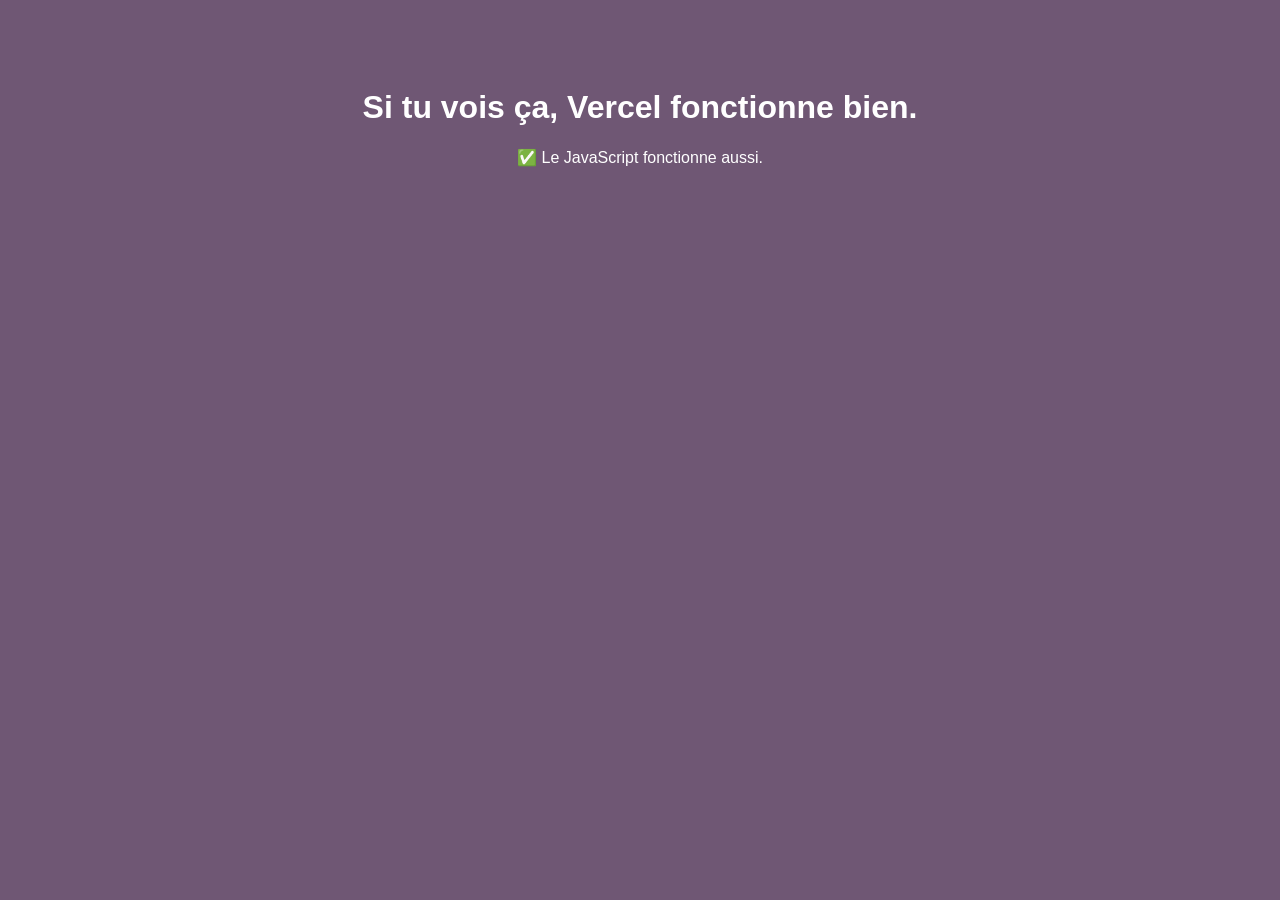
<file: test.html>
<!DOCTYPE html>
<html>
<head><meta charset="utf-8"><title>Test</title></head>
<body style="background:#6F5774; color:white; font-family:sans-serif; padding:60px; text-align:center;">
  <h1>Si tu vois ça, Vercel fonctionne bien.</h1>
  <p id="js-test">Le JavaScript ne s'est pas encore exécuté...</p>
  <script>
    document.getElementById('js-test').textContent = "✅ Le JavaScript fonctionne aussi.";
  </script>
</body>
</html>
</file>
<file: CSS/style.css>
/* ==========================================================
   VARIABLES DE COULEURS — change ici pour changer partout sur le site
   ========================================================== */
:root{
    --argent-fond: #DBDBDB;      /* fond gris clair général du site */
    --argent-clair: #F1F1F2;     /* gris très clair (logo, texte sur fond violet) */
    --argent-mid: #B9BBC1;       /* gris moyen */
    --argent-fonce: #7C7E84;     /* gris foncé (bordures) */
    --violet-cta: #2F4858;       /* petit accent violet foncé (points actifs du carrousel) */
    --metal-petrol: linear-gradient(150deg, #9C8FA6 0%, #6F5774 35%, #392E42 70%, #8A7A94 100%); /* le violet métallique principal du site */
    --ink: #2B2A2E;              /* couleur du texte noir/gris foncé */
  }

  /* Réinitialisation de base + police générale du site */
  *{box-sizing:border-box;margin:0;padding:0;}
  html{scroll-behavior:smooth;}
  body{
    background:var(--argent-fond);
    font-family:'Space Grotesk', sans-serif;
    color:var(--ink);
  }

  /* ==========================================================
     NAVBAR — barre de navigation en haut (même sur toutes les pages)
     ========================================================== */
  .navbar{
    display:flex;
    align-items:center;
    justify-content:space-between;
    padding:20px 32px;
    position:sticky;
    top:0;
    z-index:40;
    background:transparent;
    transition:background .3s ease, padding .3s ease;
  }
  .navbar.scrolled{
    /* Style de la navbar une fois qu'on a scrollé un peu (fond gris + plus fine) */
    background:linear-gradient(150deg, #E7E7E9 0%, #B9BBC1 40%, #7C7E84 75%, #D8D9DC 100%);
    padding:10px 32px;
  }
  .logo-box{
    width:56px; height:56px;
    background:var(--argent-clair);
    border:1px solid var(--argent-mid);
    transition:width .3s ease, height .3s ease;
  }
  .navbar.scrolled .logo-box{
    width:38px; height:38px;
  }
  .nav-links{display:flex; gap:12px;}
  .btn-nav{
    /* Boutons de la navbar (CV, Projets, À propos, Contact) */
    position:relative;
    overflow:hidden;
    z-index:1;
    font-family:'Space Grotesk', sans-serif;
    font-weight:500;
    font-size:14px;
    color:var(--ink);
    background:transparent;
    border:1px solid var(--argent-fonce);
    padding:10px 22px;
    text-decoration:none;
    transition:padding .3s ease, color .5s ease, border-color .5s ease;
  }
  .btn-nav::before{
    /* Le fond violet qui apparaît au survol du bouton */
    content:"";
    position:absolute; inset:0;
    background:var(--metal-petrol);
    opacity:0;
    transition:opacity .5s ease;
    z-index:-1;
  }
  .navbar.scrolled .btn-nav{
    padding:7px 18px;
  }
  .btn-nav:hover, .btn-nav:active{
    color:var(--argent-clair);
    border-color:transparent;
  }
  .btn-nav:hover::before, .btn-nav:active::before{
    opacity:1;
  }

  /* ==========================================================
     BANDEAU "EN RECHERCHE ALTERNANCE..." — juste sous la navbar,
     avec une animation d'ouverture au chargement de la page
     ========================================================== */
  .status-wrap{
    display:flex; justify-content:center;
    padding:0 24px 20px;
    position:sticky;
    top:96px;
    z-index:19;
    transition:padding .3s ease, top .3s ease;
  }
  .status-wrap.scrolled{
    padding:0;
    top:58px;
  }
  .status-wrap.scrolled .status-pill{
    width:100%;
    max-width:none;
    padding:8px 24px;
  }
  .status-pill{
    background:var(--metal-petrol);
    color:var(--argent-clair);
    font-size:clamp(12px, 2vw, 14px);
    text-align:center;
    padding:14px clamp(16px, 3vw, 30px);
    max-width:640px;
    width:fit-content;
    margin:0 auto;
    transform-origin:center;
    transition:padding .3s ease, width .3s ease, max-width .3s ease, background .5s ease, color .5s ease;
  }
  #status-top .status-pill{
    animation:ouverture .9s ease-out both;
  }
  .cta-pill{
    /* Le bouton "Voir plus de projets" utilise ce même style de bandeau */
    cursor:pointer; position:relative; overflow:hidden; z-index:1;
    font-size:17px ;
    padding:17px 34px ;
    font-weight:600;
  }
  }
  .cta-pill::before{
    content:"";
    position:absolute; inset:0;
    background:linear-gradient(150deg, #E7E7E9 0%, #B9BBC1 40%, #7C7E84 75%, #D8D9DC 100%);
    opacity:0;
    transition:opacity .5s ease;
    z-index:-1;
  }
  .cta-pill:hover, .cta-pill:active{
    color:var(--ink);
  }
  .cta-pill:hover::before, .cta-pill:active::before{
    opacity:1;
  }
  .reveal-center{
    /* Animation "s'ouvre depuis le centre" utilisée par plusieurs boutons */
    opacity:0;
    transform:scaleX(0);
    transform-origin:center;
    transition:opacity .9s ease, transform .9s ease;
  }
  .reveal-center.visible{
    opacity:1;
    transform:scaleX(1);
  }
  @keyframes ouverture{
    0%{transform:scaleX(0); opacity:0;}
    60%{transform:scaleX(1.05); opacity:1;}
    100%{transform:scaleX(1); opacity:1;}
  }

  /* ==========================================================
     GRAND BLOC / RIDEAU EN HAUT DE L'ACCUEIL (carrousel de 3 diapositives)
     ========================================================== */
  .hero-full{
    position:relative;
    height:calc(100vh - var(--header-offset, 152px));
    width:100%;
    overflow:hidden;
  }
  .cat-tag{
    /* ⬅️ LE PETIT LABEL "DESIGN GRAPHIQUE" / "UI/UX DESIGN" / "AUDIOVISUEL"
       C'est ici qu'on agrandit ce texte, comme demandé */
    position:absolute;
    top:22px; left:22px;
    background:var(--metal-petrol);
    color:var(--argent-clair);
    font-size:clamp 13px, 1.6vw, 16px) ;   /* ⬅️ AGRANDI (était 12px) */
    font-weight:600;
    letter-spacing:.06em;
    text-transform:uppercase;
    padding:14px 26px;                  /* ⬅️ un peu plus grand aussi pour accompagner le texte */
    z-index:3;
  }
  .slide{
    position:absolute; inset:0;
    opacity:0;
    transition:opacity 1s ease;
  }
  .slide.active{opacity:1;}
  .slide1{background:var(--metal-petrol);}
  .slide2{background:linear-gradient(150deg, #8A7A94 0%, #6F5774 35%, #392E42 70%, #9C8FA6 100%);}
  .slide3{background:linear-gradient(150deg, #392E42 0%, #6F5774 35%, #9C8FA6 70%, #6F5774 100%);}

  .dots{
    /* Les petits points en bas du rideau qui indiquent la diapositive active */
    position:absolute; bottom:76px; left:50%; transform:translateX(-50%);
    display:flex; gap:8px; z-index:3;
  }
  .dot{width:7px; height:7px; border-radius:50%; background:var(--argent-fonce); opacity:.4;}
  .dot.active{opacity:1; background:var(--violet-cta);}

  .scroll-arrow{
    /* La petite flèche vers le bas pour inviter à scroller */
    position:absolute; bottom:24px; left:50%; transform:translateX(-50%);
    width:44px; height:44px;
    background:var(--metal-petrol);
    color:var(--argent-clair);
    display:flex; align-items:center; justify-content:center;
    font-size:18px;
    border:none;
    cursor:pointer;
    font-family:'Space Grotesk', sans-serif;
    text-decoration:none;
    z-index:3;
  }

  /* ==========================================================
     SECTION "JE ME PRÉSENTE" — photo + texte de présentation
     ========================================================== */
  .section-suis{
    padding:60px clamp(20px, 4vw, 32px) 80px;
    max-width:1440px;
    margin:0 auto;
    scroll-margin-top:110px;
  }
  .section-suis h2{
    font-family:'DM Serif Display', serif;
    font-weight:400;
    font-size:clamp(24px, 4vw, 32px);
    color:var(--ink);
    margin-bottom:36px;
    text-align:center;
  }
  .bio-grid{
    /* Rangée : photo à gauche, texte à droite */
    display:flex;
    gap:48px;
  }
  .bio-photo{
    flex:0 0 640px;
    background:var(--argent-mid);
    border:1px solid var(--argent-fonce);
  }
  .bio-text{
    flex:1;
    display:flex;
    flex-direction:column;
    justify-content:space-between;
  }
  .bio-tags{
    /* Les petites étiquettes (compétences/mots-clés) au-dessus du texte */
    display:flex; gap:12px; flex-wrap:wrap;
    margin-bottom:20px;
  }
  .bio-tag{
    font-size:16px;
    padding:9px 18px;
    border:1px solid var(--metal-border, #6F5774);
    color:var(--ink);
  }
  .bio-text p{
    /* ⬅️ LE TEXTE "JE M'APPELLE..." — agrandi et plus impactant */
    font-size:19px;                 /* ⬅️ AGRANDI (était 15px) */
    line-height:1.6;
    color:var(--ink);
    margin-bottom:26px;
    max-width:620px;                /* ⬅️ un peu élargi pour accompagner le texte plus grand */
  }
  .bio-buttons{display:flex; gap:12px; flex-wrap:wrap;}
  .btn-metal{
    /* ⬅️ LES BOUTONS "EN SAVOIR PLUS" / "VOIR LES PROJETS" — agrandis */
    position:relative;
    overflow:hidden;
    z-index:1;
    font-family:'Space Grotesk', sans-serif;
    font-weight:600;
    font-size:17px;                 /* ⬅️ AGRANDI (était 14px) */
    color:var(--argent-clair);
    background:var(--metal-petrol);
    border:none;
    padding:17px 34px;              /* ⬅️ AGRANDI (était 13px 26px) */
    text-decoration:none;
    transition:color .5s ease;
  }
  .btn-metal::before{
    content:"";
    position:absolute; inset:0;
    background:linear-gradient(150deg, #E7E7E9 0%, #B9BBC1 40%, #7C7E84 75%, #D8D9DC 100%);
    opacity:0;
    transition:opacity .5s ease;
    z-index:-1;
  }
  .btn-metal:hover, .btn-metal:active{
    color:var(--ink);
  }
  .btn-metal:hover::before, .btn-metal:active::before{
    opacity:1;
  }

  /* ==========================================================
     SECTION "MES PROJETS" — grille éditoriale façon magazine
     (1 grand projet vedette à gauche + mini-cartes à droite)
     ========================================================== */
  .section-projets{
    padding:40px clamp(20px, 4vw, 32px) 90px;
    max-width:1440px;
    margin:0 auto;
  }
  .section-projets h2{
    font-family:'DM Serif Display', serif;
    font-weight:400;
    font-size:clamp(24px, 4vw, 32px);
    color:var(--ink);
    margin-bottom:36px;
    text-align:center;
  }
  .editorial-grid{
    display:grid;
    grid-template-columns:640px 1fr;
    gap:24px;
    align-items:start;
  }
  .featured-project{
    /* Le grand projet mis en avant, à gauche, qui reste "collé" pendant le scroll */
    position:sticky;
    top:24px;
    display:block;
    height:calc(100vh - 48px);
    background:var(--metal-petrol);
    color:var(--argent-clair);
    text-decoration:none;
    overflow:hidden;
  }
  .featured-project::after{
    /* Léger dégradé sombre en bas pour que le texte reste lisible sur la photo */
    content:"";
    position:absolute; inset:0;
    background:linear-gradient(0deg, rgba(20,18,22,.75), transparent 55%);
  }
  .featured-project .card-info{
    position:absolute; left:20px; right:20px; bottom:20px; z-index:2;
  }
  .mini-tag{
    /* Petite étiquette de catégorie sur chaque mini-carte de projet */
    display:inline-block;
    font-size:11px;
    letter-spacing:.06em;
    text-transform:uppercase;
    background:var(--metal-petrol);
    color:var(--argent-clair);
    padding:5px 12px;
    margin-bottom:10px;
  }
  .featured-project h3{
    font-family:'Space Grotesk', sans-serif;
    font-weight:600;
    font-size:20px;
    margin-bottom:6px;
  }
  .featured-project .meta{
    font-size:12px;
    letter-spacing:.04em;
    opacity:.85;
  }
  .side-cols{
    /* Les 2 colonnes de mini-cartes à droite du projet vedette */
    display:grid;
    grid-template-columns:1fr 1fr;
    gap:24px;
  }
  .col{
    display:flex;
    flex-direction:column;
    gap:24px;
  }
  .col-offset{margin-top:60px;} /* décale une des deux colonnes pour un effet "quinconce" */
  .mini-card{
    display:flex;
    flex-direction:column;
    text-decoration:none;
    color:var(--ink);
  }
  .mini-thumb{
    height:clamp(150px, 24vw, 300px);
    margin-bottom:12px;
    transition:transform .2s ease;
  }
  .mini-card-info{
    display:flex;
    justify-content:space-between;
    align-items:baseline;
    gap:10px;
  }
  .mini-card h4{
    font-family:'Space Grotesk', sans-serif;
    font-weight:600;
    font-size:14px;
    line-height:1.4;
  }
  .mini-card .meta{
    font-size:11px;
    letter-spacing:.04em;
    color:var(--argent-fonce);
    white-space:nowrap;
  }
  /* Dégradés de secours utilisés tant qu'une vraie vignette n'est pas chargée */
  .thumb-1{background:linear-gradient(135deg,#8A7A94,#392E42);}
  .thumb-2{background:linear-gradient(135deg,#B9BBC1,#7C7E84);}
  .thumb-3{background:linear-gradient(135deg,#6F5774,#9C8FA6);}
  .thumb-4{background:linear-gradient(135deg,#7C7E84,#4A4C52);}

  /* ==========================================================
     BANDEAU OUTILS — le texte qui défile en continu, légèrement penché
     ========================================================== */
  .tools-marquee-wrap{
    overflow:hidden;
    transform:rotate(-1.5deg) scale(1.03);
    margin:70px 0;
  }
  .marquee-strip{
    width:100%;
    overflow:hidden;
  }
  .marquee-row{
    display:flex;
    align-items:center;
    white-space:nowrap;
    width:max-content;
    padding:18px 0;
    font-family:'Space Grotesk', sans-serif;
    font-weight:600;
    font-size:19px;
    letter-spacing:.04em;
    text-transform:uppercase;
    animation:marquee-scroll 26s linear infinite;
  }
  .marquee-row span{
    display:inline-flex;
    align-items:center;
    gap:8px;
  }
  .tool-icon{
    width:20px;
    height:20px;
    object-fit:contain;
    flex-shrink:0;
  }
  .marquee-row.reverse{
    /* La 2e rangée défile dans l'autre sens, un peu plus lentement */
    animation-direction:reverse;
    animation-duration:30s;
  }
  .marquee-strip.marquee-violet{background:var(--metal-petrol); color:var(--argent-clair);}
  .marquee-strip.marquee-gris{background:linear-gradient(150deg, #F0F0F1 0%, #C7C9CE 35%, #8A8C92 70%, #E3E4E6 100%); color:#2B2A2E;}
  .marquee-row span{padding:0 clamp(12px, 2vw, 24px);}
  .marquee-row .dot{
    display:inline-block;
    width:4px; height:4px;
    border-radius:50%;
    background:currentColor;
    opacity:.6;
    vertical-align:middle;
  }
  @keyframes marquee-scroll{
    0%{transform:translateX(0);}
    100%{transform:translateX(-33.3333%);}
  }
  .cta-text{
    /* Le texte "Mon profil a retenu votre attention ?" juste avant le footer */
    text-align:center;
    font-size:22px;
    color:var(--ink);
    margin-top:30px;
  }

  /* ==========================================================
     FOOTER (pied de page, commun à toutes les pages)
     ========================================================== */
  .footer{
    background:var(--metal-petrol);
    padding:70px 40px 40px;
    text-align:center;
  }
  .footer h3{
    /* Le très grand "Discutons" */
    font-family:'DM Serif Display', serif;
    font-weight:400;
    font-size:clamp(48px, 11vw, 124px);
    line-height:1;
    color:var(--argent-clair);
    margin-bottom:36px;
  }
  .btn-footer-contact{
    display:inline-block;
    position:relative;
    overflow:hidden;
    z-index:1;
    font-family:'Space Grotesk', sans-serif;
    font-weight:600;
    font-size:clamp(18px, 2.2vw, 22px);
    color:#fff;
    background:linear-gradient(150deg, #E7E7E9 0%, #B9BBC1 40%, #7C7E84 75%, #D8D9DC 100%);
    padding:17px 46px;
    text-decoration:none;
    margin-bottom:28px;
  }
  .btn-footer-contact::before{
    content:"";
    position:absolute; inset:0;
    background:var(--metal-petrol);
    opacity:0;
    transition:opacity .5s ease;
    z-index:-1;
  }
  .btn-footer-contact:hover::before, .btn-footer-contact:active::before{
    opacity:1;
  }

  /* ==========================================================
     APPARITION PROGRESSIVE AU SCROLL — utilisée un peu partout sur le site
     ========================================================== */
  .reveal{
    opacity:0;
    transform:translateY(36px);
    transition:opacity .9s ease, transform .9s ease;
  }
  .reveal.visible{
    opacity:1;
    transform:translateY(0);
  }
  .reveal-delay-1{transition-delay:.12s;}
  .reveal-delay-2{transition-delay:.24s;}
  .reveal-delay-3{transition-delay:.36s;}

  /* ==========================================================
     MENU MOBILE (le "hamburger" qui n'apparaît qu'en petit écran)
     ========================================================== */
  .hamburger{
    display:none;
    flex-direction:column;
    justify-content:center;
    gap:5px;
    width:38px; height:38px;
    background:transparent;
    border:1px solid var(--argent-fonce);
    cursor:pointer;
    padding:0;
  }
  .hamburger span{
    display:block;
    width:18px; height:2px;
    background:var(--ink);
    margin:0 auto;
    transition:transform .3s ease, opacity .3s ease;
  }
  .hamburger.open span:nth-child(1){transform:translateY(7px) rotate(45deg);}
  .hamburger.open span:nth-child(2){opacity:0;}
  .hamburger.open span:nth-child(3){transform:translateY(-7px) rotate(-45deg);}

  .mobile-menu-overlay{
    /* Le grand panneau violet qui recouvre l'écran quand le menu mobile est ouvert */
    display:none;
    position:fixed;
    inset:0;
    z-index:30;
    background:var(--metal-petrol);
    flex-direction:column;
    align-items:center;
    justify-content:center;
    gap:20px;
    transform:translateY(-100%);
    transition:transform .4s ease;
  }
  .mobile-menu-overlay.open{
    transform:translateY(0);
  }
  .mobile-menu-overlay .btn-nav{
    color:var(--argent-clair);
    border-color:var(--argent-clair);
    font-size:18px;
    padding:14px 40px;
  }

  /* ==========================================================
     RESPONSIVE MOBILE — tout ce qui s'adapte en dessous de 760px de large
     ========================================================== */
  @media (max-width: 760px){
    .nav-links{display:none;}
    .hamburger{display:flex;}
    .mobile-menu-overlay{display:flex;}

    .bio-grid{flex-direction:column; gap:24px;}
    .bio-photo{flex:none; width:100%; height:280px;}

    .editorial-grid{grid-template-columns:1fr; height:auto;}
    .featured-project{position:relative; top:0; height:360px;}
    .side-cols{grid-template-columns:1fr 1fr; margin-top:24px;}
    .col-offset{margin-top:0;}

    .tools-marquee-wrap{transform:rotate(-1deg) scale(1.06); margin:40px 0;}

    .footer-bottom-bar{flex-direction:column; gap:10px; text-align:center;}

    .back-to-top{bottom:150px; right:16px;}
  }

  /* ==========================================================
     FOOTER — navigation, copyright, barre du bas
     ========================================================== */
  .footer-nav{
    display:flex;
    justify-content:center;
    gap:14px;
    margin-bottom:30px;
  }
  .footer-nav a{
    font-family:'DM Serif Display', serif;
    color:var(--argent-clair);
    font-size:clamp(17px, 2.4vw, 24px);
    text-decoration:none;
  }
  .footer-nav .dot{
    width:5px; height:5px;
    border-radius:50%;
    background:var(--argent-clair);
    opacity:.6;
    align-self:center;
  }
  .copyright{
    font-family:'DM Serif Display', serif;
    color:rgba(255,255,255,.7);
    font-size:14px;
    margin-bottom:40px;
  }
  .footer-bottom-bar{
    /* La toute dernière barre grise : mentions légales / mail / LinkedIn */
    display:flex;
    align-items:center;
    justify-content:space-between;
    background:linear-gradient(150deg, #E7E7E9 0%, #B9BBC1 40%, #7C7E84 75%, #D8D9DC 100%);
    padding:16px 32px;
    font-family:'Space Grotesk', sans-serif;
    font-size:14px;
    color:var(--ink);
    text-align:left;
  }
  .footer-bottom-bar a{
    color:var(--ink);
    text-decoration:none;
  }
  .back-to-top{
    /* Le petit bouton flottant "remonter en haut de page" */
    position:fixed;
    bottom:90px; right:24px;
    width:44px; height:44px;
    background:var(--metal-petrol);
    color:var(--argent-clair);
    display:flex; align-items:center; justify-content:center;
    font-size:18px;
    border:none;
    cursor:pointer;
    font-family:'Space Grotesk', sans-serif;
    opacity:0;
    pointer-events:none;
    transition:opacity .3s ease;
    z-index:10;
  }
  .back-to-top.visible{
    opacity:1;
    pointer-events:auto;
  }
</file>
<file: CSS/apropos.css>
/* ==========================================================
   APROPOS.CSS — même système visuel que le reste du site
   ========================================================== */

:root{
  --argent-fond: #DBDBDB;
  --argent-clair: #F1F1F2;
  --argent-mid: #B9BBC1;
  --argent-fonce: #7C7E84;
  --metal-petrol: linear-gradient(150deg, #9C8FA6 0%, #6F5774 35%, #392E42 70%, #8A7A94 100%);
  --metal-gris: linear-gradient(150deg, #E7E7E9 0%, #B9BBC1 40%, #7C7E84 75%, #D8D9DC 100%);
  --ink: #2B2A2E;
}
*{box-sizing:border-box;margin:0;padding:0;}
html{scroll-behavior:smooth;}
body{
  background:var(--argent-fond);
  font-family:'Space Grotesk', sans-serif;
  color:var(--ink);
}

/* --- NAVBAR (identique aux autres pages) --- */
.navbar{
  display:flex;
  align-items:center;
  justify-content:space-between;
  padding:20px 32px;
  position:sticky;
  top:0;
  z-index:40;
  background:transparent;
  transition:background .3s ease, padding .3s ease;
}
.navbar.scrolled{
  background:var(--metal-gris);
  padding:10px 32px;
}
.logo-box{
  width:56px; height:56px;
  background:var(--argent-clair);
  border:1px solid var(--argent-mid);
  transition:width .3s ease, height .3s ease;
}
.navbar.scrolled .logo-box{width:38px; height:38px;}
.nav-links{display:flex; gap:12px;}
.btn-nav{
  position:relative;
  overflow:hidden;
  z-index:1;
  font-family:'Space Grotesk', sans-serif;
  font-weight:500;
  font-size:14px;
  color:var(--ink);
  background:transparent;
  border:1px solid var(--argent-fonce);
  padding:10px 22px;
  text-decoration:none;
  transition:padding .3s ease, color .5s ease, border-color .5s ease;
}
.btn-nav::before{
  content:"";
  position:absolute; inset:0;
  background:var(--metal-petrol);
  opacity:0;
  transition:opacity .5s ease;
  z-index:-1;
}
.navbar.scrolled .btn-nav{padding:7px 18px;}
.btn-nav:hover, .btn-nav:active, .btn-nav.active{
  color:var(--argent-clair);
  border-color:transparent;
}
.btn-nav:hover::before, .btn-nav:active::before, .btn-nav.active::before{opacity:1;}

/* --- BANDEAU STATUS (identique aux autres pages) --- */
.status-wrap{
  display:flex; justify-content:center;
  padding:0 24px 20px;
  position:sticky;
  top:96px;
  z-index:19;
  transition:padding .3s ease, top .3s ease;
}
.status-wrap.scrolled{padding:0; top:58px;}
.status-wrap.scrolled .status-pill{width:100%; max-width:none; padding:8px 24px;}
.status-pill{
  background:var(--metal-petrol);
  color:var(--argent-clair);
  font-size:clamp(12px, 2vw, 14px);
  text-align:center;
  padding:14px clamp(16px, 3vw, 30px);
  max-width:640px;
  width:fit-content;
  margin:0 auto;
  transition:padding .3s ease, width .3s ease, max-width .3s ease;
}

/* --- MENU MOBILE (hamburger, identique aux autres pages) --- */
.hamburger{
  display:none;
  flex-direction:column;
  justify-content:center;
  gap:5px;
  width:38px; height:38px;
  background:transparent;
  border:1px solid var(--argent-fonce);
  cursor:pointer;
  padding:0;
}
.hamburger span{
  display:block;
  width:18px; height:2px;
  background:var(--ink);
  margin:0 auto;
  transition:transform .3s ease, opacity .3s ease;
}
.hamburger.open span:nth-child(1){transform:translateY(7px) rotate(45deg);}
.hamburger.open span:nth-child(2){opacity:0;}
.hamburger.open span:nth-child(3){transform:translateY(-7px) rotate(-45deg);}
.mobile-menu-overlay{
  display:none;
  position:fixed; inset:0; z-index:30;
  background:var(--metal-petrol);
  flex-direction:column; align-items:center; justify-content:center; gap:20px;
  transform:translateY(-100%);
  transition:transform .4s ease;
}
.mobile-menu-overlay.open{transform:translateY(0);}
.mobile-menu-overlay .btn-nav{
  color:var(--argent-clair);
  border-color:var(--argent-clair);
  font-size:18px;
  padding:14px 40px;
}

/* --- CONTENEUR PRINCIPAL --- */
.main-wrapper{
  max-width:1440px;
  margin:0 auto;
  padding:0 32px;
}

/* --- SECTION À PROPOS : split plein écran --- */
#about-split{
  display:flex;
  align-items:flex-start;
}
.about-photo-side{
  flex:1;
  position:sticky;
  top:0;
  height:100vh;
  align-self:flex-start;
  overflow:hidden;
  background:var(--metal-petrol); /* placeholder violet en attendant la vraie photo */
}
.about-photo-side img{
  width:100%;
  height:100%;
  object-fit:cover;
  display:block;
}

/* Rail de scroll : sa hauteur donne le temps de lire les 4 sections avant de continuer */
.about-text-track{
  flex:1;
  height:400vh;
}
.about-panel{
  position:sticky;
  top:0;
  height:100vh;
  color:var(--ink);
  padding:40px clamp(16px, 3vw, 32px);
  display:flex;
  flex-direction:column;
  align-items:center;
  justify-content:center;
  text-align:center;
  overflow:hidden;
}
.scroll-hint{
  display:flex;
  align-items:center;
  justify-content:center;
  gap:8px;
  margin-top:0;
  margin-bottom:50px;
  font-family:'Space Grotesk', sans-serif;
  font-weight:600;
  font-size:12px;
  letter-spacing:.08em;
  text-transform:uppercase;
  color:#6F5774;
}
.scroll-hint-arrow{
  display:inline-block;
  color:#6F5774;
  animation:scroll-hint-bounce 1.6s ease-in-out infinite;
}
@keyframes scroll-hint-bounce{
  0%, 100%{transform:translateY(0);}
  50%{transform:translateY(6px);}
}

.serif-title{
  font-family:'DM Serif Display', serif;
  font-weight:400;
  font-size:clamp(36px, 6vw, 68px);
  line-height:1;
  white-space:nowrap;
  color:var(--ink);
  margin-top:0;
  margin-bottom:16px;
}

/* Les paragraphes s'empilent exactement au même endroit (grille superposée) */
.about-sections{
  max-width:480px;
  display:grid;
}
.about-block{
  grid-area:1 / 1;
  opacity:0;
  transition:opacity .6s ease;
}
.about-block.visible{opacity:1;}
.about-block h3{
  font-family:'DM Serif Display', serif;
  font-weight:400;
  font-size:20px;
  color:var(--ink);
  margin-bottom:12px;
}
.about-block p{
  font-family:'Space Grotesk', sans-serif;
  font-size:15px;
  text-align:center;
  line-height:1.7;
  color:var(--ink);
}

/* Apparition progressive au scroll (reste affiché une fois visible, utilisé ailleurs) */
.reveal{
  opacity:0;
  transform:translateY(30px);
  transition:opacity .8s ease, transform .8s ease;
}
.reveal.visible{
  opacity:1;
  transform:translateY(0);
}

/* Apparition par le centre (comme les CTA de l'accueil) */
.reveal-center{
  opacity:0;
  transform:scaleX(0);
  transform-origin:center;
  transition:opacity .9s ease, transform .9s ease;
}
.reveal-center.visible{
  opacity:1;
  transform:scaleX(1);
}

/* Bouton CV : petit, argenté, au-dessus des deux colonnes */
.cv-btn-wrap{width:100%; text-align:center; padding:24px 0;}
.btn-cv-about{
  position:relative;
  overflow:hidden;
  z-index:1;
  display:inline-block;
  background:var(--metal-gris);
  color:var(--ink);
  font-family:'Space Grotesk', sans-serif;
  font-weight:600;
  font-size:14px;
  padding:13px 30px;
  text-decoration:none;
  transition:color .5s ease;
}
.btn-cv-about::before{
  content:"";
  position:absolute; inset:0;
  background:var(--metal-petrol);
  opacity:0;
  transition:opacity .5s ease;
  z-index:-1;
}
.btn-cv-about:hover::before{opacity:1;}

/* --- FOOTER (identique aux autres pages) --- */
.footer{
  background:var(--metal-petrol);
  padding:70px 40px 40px;
  text-align:center;
}
.footer h3{
  font-family:'DM Serif Display', serif;
  font-weight:400;
  font-size:clamp(48px, 11vw, 124px);
  line-height:1;
  color:var(--argent-clair);
  margin-bottom:36px;
}
.btn-footer-contact{
  display:inline-block;
  position:relative;
  overflow:hidden;
  z-index:1;
  font-family:'Space Grotesk', sans-serif;
  font-weight:600;
  font-size:clamp(18px, 2.2vw, 22px);
  color:#fff;
  background:var(--metal-gris);
  padding:17px 46px;
  text-decoration:none;
  margin-bottom:28px;
}
.btn-footer-contact::before{
  content:"";
  position:absolute; inset:0;
  background:var(--metal-petrol);
  opacity:0;
  transition:opacity .5s ease;
  z-index:-1;
}
.btn-footer-contact:hover::before{opacity:1;}
.footer-nav{display:flex; justify-content:center; gap:14px; margin-bottom:30px;}
.footer-nav a{
  font-family:'DM Serif Display', serif;
  color:var(--argent-clair);
  font-size:clamp(17px, 2.4vw, 24px);
  text-decoration:none;
}
.footer-nav .dot{
  width:5px; height:5px;
  border-radius:50%;
  background:var(--argent-clair);
  opacity:.6;
  align-self:center;
}
.copyright{
  font-family:'DM Serif Display', serif;
  color:rgba(255,255,255,.7);
  font-size:14px;
  margin-bottom:40px;
}
.footer-bottom-bar{
  display:flex;
  align-items:center;
  justify-content:space-between;
  background:var(--metal-gris);
  padding:16px 32px;
  font-family:'Space Grotesk', sans-serif;
  font-size:14px;
  color:var(--ink);
}
.footer-bottom-bar a{color:var(--ink); text-decoration:none;}
.back-to-top{
  position:fixed;
  bottom:90px; right:24px;
  width:44px; height:44px;
  background:var(--metal-petrol);
  color:var(--argent-clair);
  display:flex; align-items:center; justify-content:center;
  font-size:18px;
  border:none;
  cursor:pointer;
  font-family:'Space Grotesk', sans-serif;
  opacity:0;
  pointer-events:none;
  transition:opacity .3s ease;
  z-index:10;
}
.back-to-top.visible{opacity:1; pointer-events:auto;}

/* --- RESPONSIVE --- */
@media screen and (max-width: 760px){
  .nav-links{display:none;}
  .hamburger{display:flex;}
  .mobile-menu-overlay{display:flex;}

  #about-split{
    flex-direction:column;
  }
  .about-photo-side{
    position:relative;
    top:0;
    height:42vh;
    order:-1;
  }
  .about-text-track{height:auto;}
  .about-panel{
    position:relative;
    top:0;
    height:auto;
    padding:32px 20px 60px;
    overflow:visible;
  }
  .serif-title{font-size:clamp(28px, 8vw, 40px);}
  .about-sections{
    display:flex;
    flex-direction:column;
    gap:40px;
    max-width:none;
    padding:0 8px;
  }
  .about-block{
    position:static;
    transform:translateY(20px);
    transition:opacity .8s ease, transform .8s ease;
  }
  .about-block.visible{transform:translateY(0);}

  .footer-bottom-bar{flex-direction:column; gap:10px; text-align:center;}
  .back-to-top{bottom:150px; right:16px;}
}
</file>
<file: CSS/contact.css>
/* ==========================================================
   CONTACT.CSS — même système visuel que l'accueil/projets
   ========================================================== */

:root{
  --argent-fond: #DBDBDB;
  --argent-clair: #F1F1F2;
  --argent-mid: #B9BBC1;
  --argent-fonce: #7C7E84;
  --metal-petrol: linear-gradient(150deg, #9C8FA6 0%, #6F5774 35%, #392E42 70%, #8A7A94 100%);
  --metal-gris: linear-gradient(150deg, #E7E7E9 0%, #B9BBC1 40%, #7C7E84 75%, #D8D9DC 100%);
  --ink: #2B2A2E;
}
*{box-sizing:border-box;margin:0;padding:0;}
html{scroll-behavior:smooth;}
body{
  background:var(--argent-fond);
  font-family:'Space Grotesk', sans-serif;
  color:var(--ink);
}

/* --- NAVBAR (identique aux autres pages) --- */
.navbar{
  display:flex;
  align-items:center;
  justify-content:space-between;
  padding:20px 32px;
  position:sticky;
  top:0;
  z-index:40;
  background:transparent;
  transition:background .3s ease, padding .3s ease;
}
.navbar.scrolled{
  background:var(--metal-gris);
  padding:10px 32px;
}
.logo-box{
  width:56px; height:56px;
  background:var(--argent-clair);
  border:1px solid var(--argent-mid);
  transition:width .3s ease, height .3s ease;
}
.navbar.scrolled .logo-box{width:38px; height:38px;}
.nav-links{display:flex; gap:12px;}
.btn-nav{
  position:relative;
  overflow:hidden;
  z-index:1;
  font-family:'Space Grotesk', sans-serif;
  font-weight:500;
  font-size:14px;
  color:var(--ink);
  background:transparent;
  border:1px solid var(--argent-fonce);
  padding:10px 22px;
  text-decoration:none;
  transition:padding .3s ease, color .5s ease, border-color .5s ease;
}
.btn-nav::before{
  content:"";
  position:absolute; inset:0;
  background:var(--metal-petrol);
  opacity:0;
  transition:opacity .5s ease;
  z-index:-1;
}
.navbar.scrolled .btn-nav{padding:7px 18px;}
.btn-nav:hover, .btn-nav:active, .btn-nav.active{
  color:var(--argent-clair);
  border-color:transparent;
}
.btn-nav:hover::before, .btn-nav:active::before, .btn-nav.active::before{opacity:1;}

/* --- BANDEAU STATUS (identique aux autres pages) --- */
.status-wrap{
  display:flex; justify-content:center;
  padding:0 24px 20px;
  position:sticky;
  top:96px;
  z-index:19;
  transition:padding .3s ease, top .3s ease;
}
.status-wrap.scrolled{padding:0; top:58px;}
.status-wrap.scrolled .status-pill{width:100%; max-width:none; padding:8px 24px;}
.status-pill{
  background:var(--metal-petrol);
  color:var(--argent-clair);
  font-size:clamp(12px, 2vw, 14px);
  text-align:center;
  padding:14px clamp(16px, 3vw, 30px);
  max-width:640px;
  width:fit-content;
  margin:0 auto;
  transition:padding .3s ease, width .3s ease, max-width .3s ease;
}

/* --- MENU MOBILE (hamburger, identique aux autres pages) --- */
.hamburger{
  display:none;
  flex-direction:column;
  justify-content:center;
  gap:5px;
  width:38px; height:38px;
  background:transparent;
  border:1px solid var(--argent-fonce);
  cursor:pointer;
  padding:0;
}
.hamburger span{
  display:block;
  width:18px; height:2px;
  background:var(--ink);
  margin:0 auto;
  transition:transform .3s ease, opacity .3s ease;
}
.hamburger.open span:nth-child(1){transform:translateY(7px) rotate(45deg);}
.hamburger.open span:nth-child(2){opacity:0;}
.hamburger.open span:nth-child(3){transform:translateY(-7px) rotate(-45deg);}
.mobile-menu-overlay{
  display:none;
  position:fixed; inset:0; z-index:30;
  background:var(--metal-petrol);
  flex-direction:column; align-items:center; justify-content:center; gap:20px;
  transform:translateY(-100%);
  transition:transform .4s ease;
}
.mobile-menu-overlay.open{transform:translateY(0);}
.mobile-menu-overlay .btn-nav{
  color:var(--argent-clair);
  border-color:var(--argent-clair);
  font-size:18px;
  padding:14px 40px;
}

/* --- CONTENEUR PRINCIPAL --- */
.main-wrapper{
  max-width:1440px;
  margin:0 auto;
  padding:0 32px;
}

/* --- SECTION FORMULAIRE --- */
.contact-container{
  display:grid;
  grid-template-columns:1fr 1fr;
  gap:100px;
  margin-top:60px;
  margin-bottom:100px;
  align-items:start;
}

.contact-info h1{
  font-family:'DM Serif Display', serif;
  font-weight:400;
  font-size:clamp(36px, 5vw, 56px);
  line-height:1.1;
  color:var(--ink);
  margin-bottom:26px;
}
.contact-info p{
  font-size:15px;
  line-height:1.7;
  color:var(--ink);
  margin-bottom:34px;
  max-width:400px;
}
.mail-link{
  position:relative;
  display:inline-block;
  font-weight:600;
  color:var(--ink);
  text-decoration:none;
  font-size:16px;
  padding-bottom:4px;
  border-bottom:1px solid var(--ink);
}

/* Champs du formulaire */
.form-group{
  margin-bottom:36px;
  border-bottom:1px solid var(--argent-fonce);
  padding-bottom:12px;
}
.form-group label{
  display:block;
  font-family:'Space Grotesk', sans-serif;
  font-size:12px;
  font-weight:600;
  letter-spacing:.04em;
  color:var(--ink);
  margin-bottom:14px;
}
.form-group input, .form-group textarea{
  width:100%;
  border:none;
  background:transparent;
  font-size:18px;
  outline:none;
  font-family:'Space Grotesk', sans-serif;
  color:var(--ink);
}
.form-group input::placeholder, .form-group textarea::placeholder{
  color:var(--argent-fonce);
}
.form-group textarea{
  resize:vertical;
  min-height:70px;
}

/* Tags de sujet — carrés, comme le reste du site */
.form-group:has(.subject-tags){
  padding-bottom:24px;
}
.subject-tags{
  display:flex;
  flex-wrap:wrap;
  gap:14px;
  margin-bottom:10px;
}
.subject-tags input{display:none;}
.subject-tags label{
  padding:9px 18px;
  border:1px solid var(--argent-fonce);
  cursor:pointer;
  font-size:13px;
  font-family:'Space Grotesk', sans-serif;
  transition:background .3s ease, color .3s ease, border-color .3s ease;
  background:transparent;
  color:var(--ink);
  margin-bottom:0;
}
.subject-tags input:checked + label{
  background:var(--metal-petrol);
  color:var(--argent-clair);
  border-color:transparent;
}

.btn-submit{
  position:relative;
  overflow:hidden;
  z-index:1;
  background:var(--metal-petrol);
  color:#fff;
  font-family:'Space Grotesk', sans-serif;
  font-weight:600;
  font-size:15px;
  padding:15px 40px;
  border:none;
  cursor:pointer;
  display:block;
  margin-top:10px;
  transition:color .5s ease;
}
.btn-submit::before{
  content:"";
  position:absolute; inset:0;
  background:var(--metal-gris);
  opacity:0;
  transition:opacity .5s ease;
  z-index:-1;
}
.btn-submit:hover{color:var(--ink);}
.btn-submit:hover::before{opacity:1;}

.toast-envoye{
  position:fixed;
  left:50%;
  bottom:40px;
  transform:translate(-50%, 20px);
  background:var(--metal-petrol);
  border:2px solid var(--argent-fonce);
  color:#fff;
  font-family:'Space Grotesk', sans-serif;
  font-weight:700;
  font-size:14px;
  letter-spacing:.03em;
  padding:16px 28px;
  opacity:0;
  transition:opacity .4s ease, transform .4s ease;
  z-index:3000;
}
.toast-envoye.visible{
  opacity:1;
  transform:translate(-50%, 0);
}

/* --- FOOTER (identique aux autres pages) --- */
.footer{
  background:var(--metal-petrol);
  padding:70px 40px 40px;
  text-align:center;
}
.footer h3{
  font-family:'DM Serif Display', serif;
  font-weight:400;
  font-size:clamp(48px, 11vw, 124px);
  line-height:1;
  color:var(--argent-clair);
  margin-bottom:36px;
}
.btn-footer-contact{
  display:inline-block;
  position:relative;
  overflow:hidden;
  z-index:1;
  font-family:'Space Grotesk', sans-serif;
  font-weight:600;
  font-size:clamp(18px, 2.2vw, 22px);
  color:#fff;
  background:var(--metal-gris);
  padding:17px 46px;
  text-decoration:none;
  margin-bottom:28px;
}
.btn-footer-contact::before{
  content:"";
  position:absolute; inset:0;
  background:var(--metal-petrol);
  opacity:0;
  transition:opacity .5s ease;
  z-index:-1;
}
.btn-footer-contact:hover::before{opacity:1;}
.footer-nav{display:flex; justify-content:center; gap:14px; margin-bottom:30px;}
.footer-nav a{
  font-family:'DM Serif Display', serif;
  color:var(--argent-clair);
  font-size:clamp(17px, 2.4vw, 24px);
  text-decoration:none;
}
.footer-nav .dot{
  width:5px; height:5px;
  border-radius:50%;
  background:var(--argent-clair);
  opacity:.6;
  align-self:center;
}
.copyright{
  font-family:'DM Serif Display', serif;
  color:rgba(255,255,255,.7);
  font-size:14px;
  margin-bottom:40px;
}
.footer-bottom-bar{
  display:flex;
  align-items:center;
  justify-content:space-between;
  background:var(--metal-gris);
  padding:16px 32px;
  font-family:'Space Grotesk', sans-serif;
  font-size:14px;
  color:var(--ink);
}
.footer-bottom-bar a{color:var(--ink); text-decoration:none;}
.back-to-top{
  position:fixed;
  bottom:90px; right:24px;
  width:44px; height:44px;
  background:var(--metal-petrol);
  color:var(--argent-clair);
  display:flex; align-items:center; justify-content:center;
  font-size:18px;
  border:none;
  cursor:pointer;
  font-family:'Space Grotesk', sans-serif;
  opacity:0;
  pointer-events:none;
  transition:opacity .3s ease;
  z-index:10;
}
.back-to-top.visible{opacity:1; pointer-events:auto;}

/* --- RESPONSIVE --- */
@media screen and (max-width: 760px){
  .nav-links{display:none;}
  .hamburger{display:flex;}
  .mobile-menu-overlay{display:flex;}

  .contact-container{
    grid-template-columns:1fr;
    gap:40px;
    margin-top:30px;
  }
  .contact-info{text-align:center;}
  .contact-info p{margin-left:auto; margin-right:auto;}
  .btn-submit{margin-left:auto; margin-right:auto;}

  .footer-bottom-bar{flex-direction:column; gap:10px; text-align:center;}
  .back-to-top{bottom:150px; right:16px;}
}
</file>
